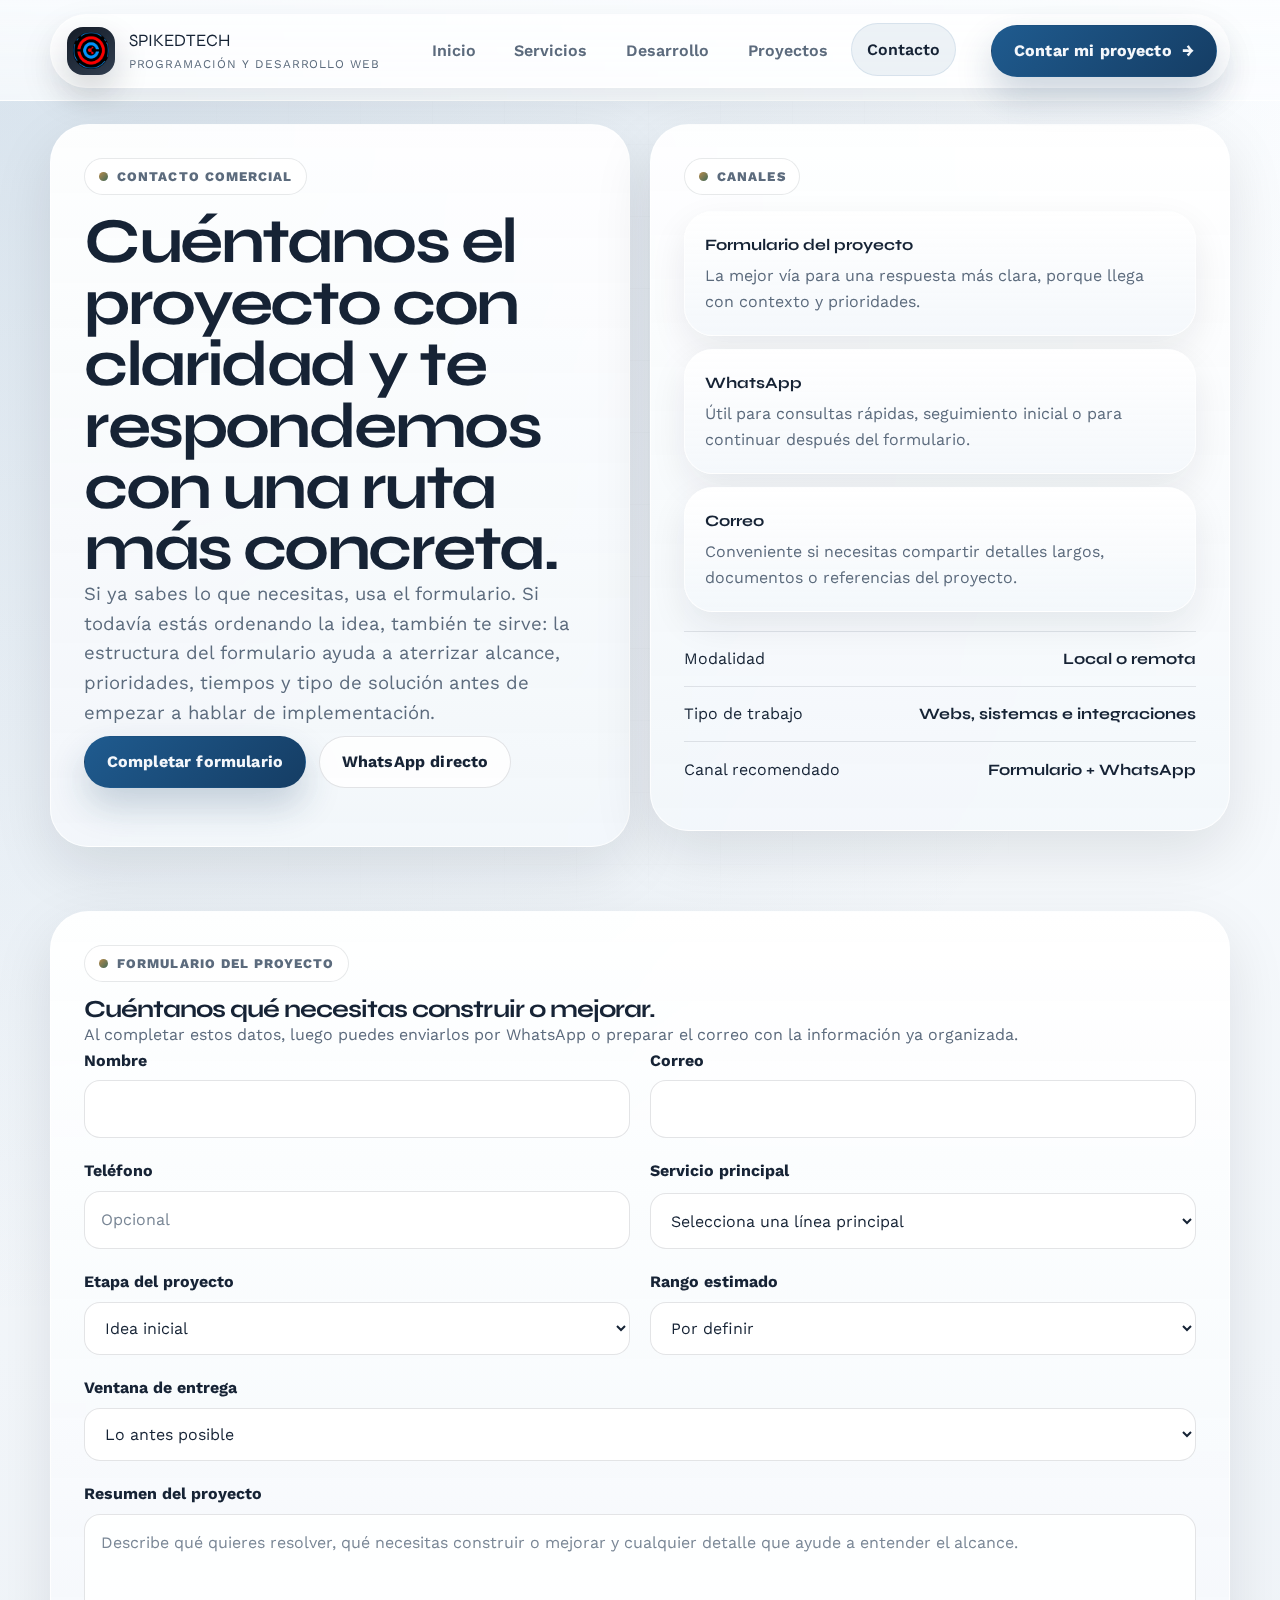
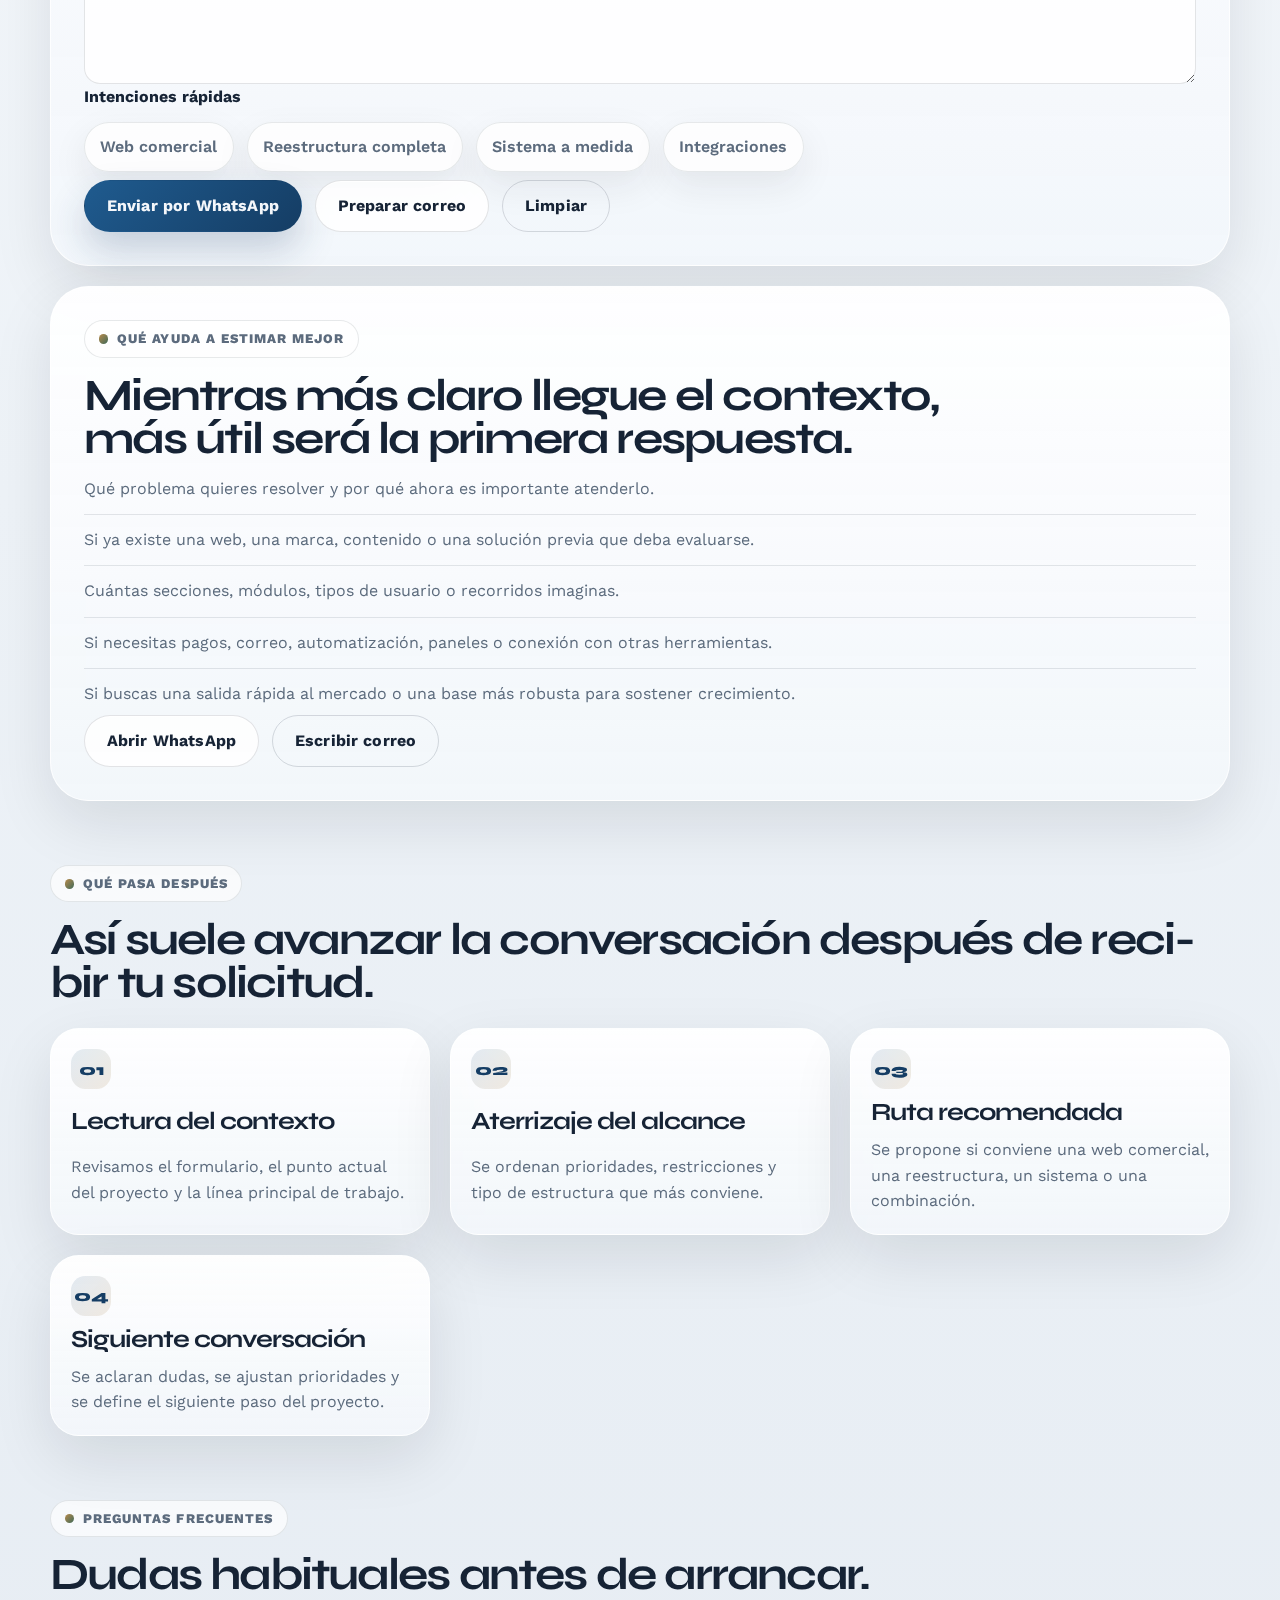
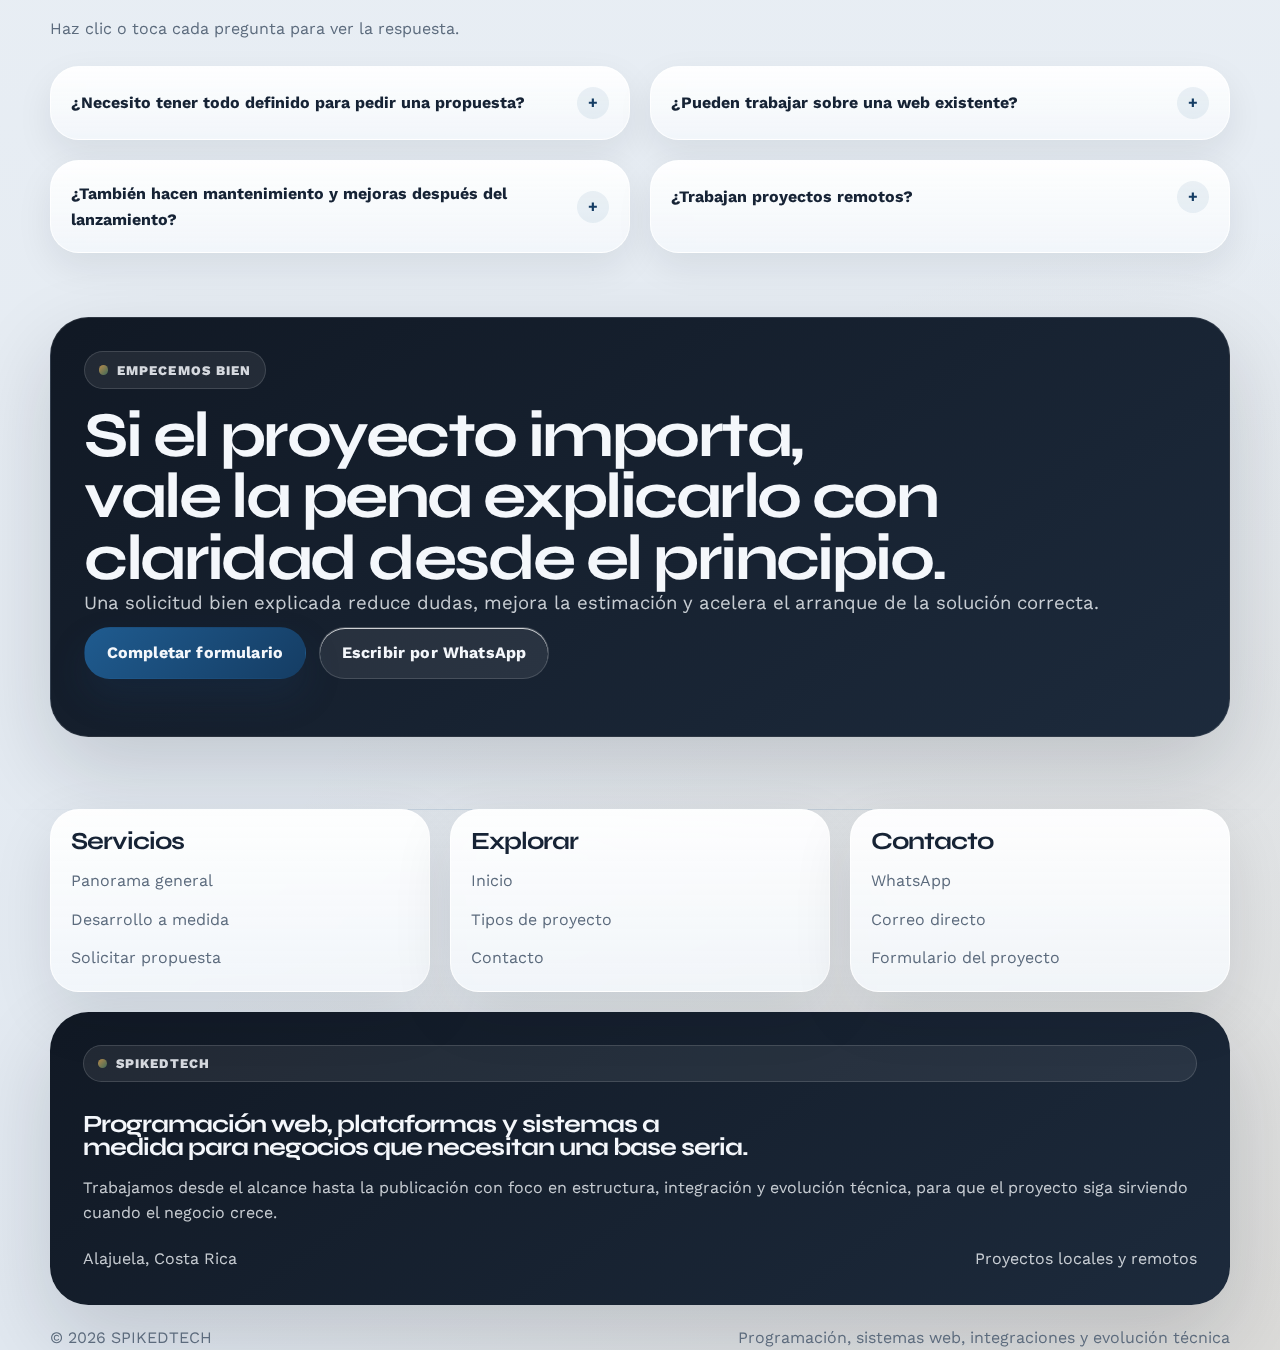
<file: contacto.html>
<!DOCTYPE html>
<html lang="es">
  <head>
    <meta charset="UTF-8" />
    <meta name="viewport" content="width=device-width, initial-scale=1.0" />
    <meta
      name="description"
      content="Contacto SPIKEDTECH: formulario de proyecto, WhatsApp, correo y preguntas frecuentes para contratar servicios de programación y desarrollo web."
    />
    <link rel="preconnect" href="https://fonts.googleapis.com" />
    <link rel="preconnect" href="https://fonts.gstatic.com" crossorigin />
    <link
      href="https://fonts.googleapis.com/css2?family=Syne:wght@400;500;600;700;800&family=Work+Sans:wght@400;500;600;700;800&display=swap"
      rel="stylesheet"
    />
    <link rel="stylesheet" href="css/studio.css" />
    <link rel="icon" type="image/png" href="img/Logospikedtech.jpeg" />
    <title>Contacto Comercial | SPIKEDTECH</title>
  </head>
  <body>
    <header class="site-header">
      <div class="container nav-shell">
        <a class="brand" href="index.html" aria-label="Ir al inicio de SPIKEDTECH">
          <img class="brand-mark" src="img/logoSpikedtechredondo.png" alt="Logo SPIKEDTECH" />
          <span class="brand-copy">
            <span class="brand-name">SPIKEDTECH</span>
            <span class="brand-tag">Programación y desarrollo web</span>
          </span>
        </a>

        <nav class="desktop-nav" aria-label="Navegación principal">
          <a class="nav-link" href="index.html">Inicio</a>
          <a class="nav-link" href="servicios.html">Servicios</a>
          <a class="nav-link" href="desarrollo-web.html">Desarrollo</a>
          <a class="nav-link" href="proyectos.html">Proyectos</a>
          <a class="nav-link" href="contacto.html">Contacto</a>
        </nav>

        <div class="nav-actions">
          <a class="button primary" href="#formulario">
            Contar mi proyecto
            <span class="button-arrow">→</span>
          </a>
        </div>

        <button class="menu-toggle" type="button" aria-label="Abrir menú" data-menu-toggle>
          <span></span>
          <span></span>
          <span></span>
        </button>

        <div class="mobile-menu" data-mobile-menu>
          <nav class="mobile-links" aria-label="Navegación móvil">
            <a class="mobile-link" href="index.html">Inicio</a>
            <a class="mobile-link" href="servicios.html">Servicios</a>
            <a class="mobile-link" href="desarrollo-web.html">Desarrollo</a>
            <a class="mobile-link" href="proyectos.html">Proyectos</a>
            <a class="mobile-link" href="contacto.html">Contacto</a>
          </nav>
          <div class="mobile-cta">
            <a class="button primary" href="#formulario">Abrir formulario</a>
          </div>
        </div>
      </div>
    </header>

    <main>
      <section class="page-hero">
        <div class="container page-layout">
          <article class="panel">
            <span class="eyebrow">Contacto comercial</span>
            <h1 class="page-title">Cuéntanos el proyecto con claridad y te respondemos con una ruta más concreta.</h1>
            <p class="lead">
              Si ya sabes lo que necesitas, usa el formulario. Si todavía estás ordenando la idea,
              también te sirve: la estructura del formulario ayuda a aterrizar alcance, prioridades,
              tiempos y tipo de solución antes de empezar a hablar de implementación.
            </p>
            <div class="hero-actions">
              <a class="button primary" href="#formulario">Completar formulario</a>
              <a class="button secondary" href="https://wa.me/50687394231">WhatsApp directo</a>
            </div>
          </article>

          <aside class="panel">
            <span class="eyebrow">Canales</span>
            <div class="contact-list">
              <div class="contact-line">
                <strong>Formulario del proyecto</strong>
                <span class="copy">La mejor vía para una respuesta más clara, porque llega con contexto y prioridades.</span>
              </div>
              <div class="contact-line">
                <strong>WhatsApp</strong>
                <span class="copy">Útil para consultas rápidas, seguimiento inicial o para continuar después del formulario.</span>
              </div>
              <div class="contact-line">
                <strong>Correo</strong>
                <span class="copy">Conveniente si necesitas compartir detalles largos, documentos o referencias del proyecto.</span>
              </div>
            </div>
            <div class="inline-stat">
              <span>Modalidad</span>
              <strong>Local o remota</strong>
            </div>
            <div class="inline-stat">
              <span>Tipo de trabajo</span>
              <strong>Webs, sistemas e integraciones</strong>
            </div>
            <div class="inline-stat">
              <span>Canal recomendado</span>
              <strong>Formulario + WhatsApp</strong>
            </div>
          </aside>
        </div>
      </section>

      <section id="formulario" class="section">
        <div class="container contact-layout contact-layout-stack">
          <form id="project-form" class="form-panel">
            <span class="eyebrow">Formulario del proyecto</span>
            <h2 class="form-title">Cuéntanos qué necesitas construir o mejorar.</h2>
            <p class="helper-text">
              Al completar estos datos, luego puedes enviarlos por WhatsApp o preparar el correo con la información ya organizada.
            </p>

            <div class="form-grid">
              <div class="field">
                <label for="project-name">Nombre</label>
                <input type="text" id="project-name" name="name" required />
              </div>
              <div class="field">
                <label for="project-email">Correo</label>
                <input type="email" id="project-email" name="email" required />
              </div>
              <div class="field">
                <label for="project-phone">Teléfono</label>
                <input type="tel" id="project-phone" name="phone" placeholder="Opcional" />
              </div>
              <div class="field">
                <label for="project-service">Servicio principal</label>
                <select id="project-service" name="service" required>
                  <option value="">Selecciona una línea principal</option>
                  <option value="Sitio comercial o corporativo">Sitio comercial o corporativo</option>
                  <option value="Sistema a medida">Sistema a medida</option>
                  <option value="Integraciones y automatización">Integraciones y automatización</option>
                  <option value="Reestructura completa">Reestructura completa</option>
                  <option value="Soporte evolutivo">Soporte evolutivo</option>
                </select>
              </div>
              <div class="field">
                <label for="project-stage">Etapa del proyecto</label>
                <select id="project-stage" name="stage">
                  <option value="Idea inicial">Idea inicial</option>
                  <option value="Ya tengo una web y quiero rehacerla">Ya tengo una web y quiero rehacerla</option>
                  <option value="Necesito reemplazar una solución actual">Necesito reemplazar una solución actual</option>
                  <option value="Quiero escalar una base existente">Quiero escalar una base existente</option>
                </select>
              </div>
              <div class="field">
                <label for="project-budget">Rango estimado</label>
                <select id="project-budget" name="budget">
                  <option value="Por definir">Por definir</option>
                  <option value="Proyecto acotado">Proyecto acotado</option>
                  <option value="Proyecto medio">Proyecto medio</option>
                  <option value="Proyecto de mayor alcance">Proyecto de mayor alcance</option>
                </select>
              </div>
              <div class="field full">
                <label for="project-timeline">Ventana de entrega</label>
                <select id="project-timeline" name="timeline">
                  <option value="Lo antes posible">Lo antes posible</option>
                  <option value="Dentro de 2 a 4 semanas">Dentro de 2 a 4 semanas</option>
                  <option value="Dentro de 1 a 2 meses">Dentro de 1 a 2 meses</option>
                  <option value="Sin fecha fija aún">Sin fecha fija aún</option>
                </select>
              </div>
              <div class="field full">
                <label for="project-summary">Resumen del proyecto</label>
                <textarea
                  id="project-summary"
                  name="summary"
                  required
                  placeholder="Describe qué quieres resolver, qué necesitas construir o mejorar y cualquier detalle que ayude a entender el alcance."
                ></textarea>
              </div>
            </div>

            <div class="field full">
              <label>Intenciones rápidas</label>
              <div class="quick-intents">
                <button class="intent-chip" type="button" data-message="Necesito una web comercial clara para presentar mis servicios y captar clientes con mejor estructura.">
                  Web comercial
                </button>
                <button class="intent-chip" type="button" data-message="Quiero reestructurar mi sitio actual porque ya no comunica bien, no convierte o su base técnica se quedó corta.">
                  Reestructura completa
                </button>
                <button class="intent-chip" type="button" data-message="Necesito un sistema o panel con usuarios, formularios, módulos y flujos internos para operar mejor.">
                  Sistema a medida
                </button>
                <button class="intent-chip" type="button" data-message="Necesito integrar mi proyecto con otras herramientas, automatizar pasos o conectar procesos digitales.">
                  Integraciones
                </button>
              </div>
            </div>

            <div class="form-actions">
              <button class="button primary" type="button" id="send-whatsapp">Enviar por WhatsApp</button>
              <button class="button secondary" type="button" id="send-email">Preparar correo</button>
              <button class="button ghost" type="button" id="reset-form">Limpiar</button>
            </div>
          </form>

          <aside class="panel">
            <span class="eyebrow">Qué ayuda a estimar mejor</span>
            <h2 class="section-title">Mientras más claro llegue el contexto, más útil será la primera respuesta.</h2>
            <ul class="clean-list">
              <li>Qué problema quieres resolver y por qué ahora es importante atenderlo.</li>
              <li>Si ya existe una web, una marca, contenido o una solución previa que deba evaluarse.</li>
              <li>Cuántas secciones, módulos, tipos de usuario o recorridos imaginas.</li>
              <li>Si necesitas pagos, correo, automatización, paneles o conexión con otras herramientas.</li>
              <li>Si buscas una salida rápida al mercado o una base más robusta para sostener crecimiento.</li>
            </ul>
            <div class="button-row">
              <a class="button secondary" href="https://wa.me/50687394231">Abrir WhatsApp</a>
              <a class="button ghost" href="mailto:spikedtech19@gmail.com">Escribir correo</a>
            </div>
          </aside>
        </div>
      </section>

      <section class="section">
        <div class="container">
          <div class="section-head">
            <div>
              <span class="eyebrow">Qué pasa después</span>
              <h2 class="section-title">Así suele avanzar la conversación después de recibir tu solicitud.</h2>
            </div>
          </div>

          <div class="process-grid">
            <article class="card process-card">
              <span class="process-number">01</span>
              <h3 class="card-title">Lectura del contexto</h3>
              <p class="card-copy">Revisamos el formulario, el punto actual del proyecto y la línea principal de trabajo.</p>
            </article>
            <article class="card process-card">
              <span class="process-number">02</span>
              <h3 class="card-title">Aterrizaje del alcance</h3>
              <p class="card-copy">Se ordenan prioridades, restricciones y tipo de estructura que más conviene.</p>
            </article>
            <article class="card process-card">
              <span class="process-number">03</span>
              <h3 class="card-title">Ruta recomendada</h3>
              <p class="card-copy">Se propone si conviene una web comercial, una reestructura, un sistema o una combinación.</p>
            </article>
            <article class="card process-card">
              <span class="process-number">04</span>
              <h3 class="card-title">Siguiente conversación</h3>
              <p class="card-copy">Se aclaran dudas, se ajustan prioridades y se define el siguiente paso del proyecto.</p>
            </article>
          </div>
        </div>
      </section>

      <section class="section">
        <div class="container">
          <div class="section-head section-head-stack">
            <div>
              <span class="eyebrow">Preguntas frecuentes</span>
              <h2 class="section-title">Dudas habituales antes de arrancar.</h2>
            </div>
            <p class="section-text faq-hint">Haz clic o toca cada pregunta para ver la respuesta.</p>
          </div>

          <div class="faq-grid">
            <details class="faq-item">
              <summary>¿Necesito tener todo definido para pedir una propuesta?</summary>
              <p>No. Basta con entender qué problema quieres resolver y en qué etapa está el proyecto. El resto se termina de ordenar contigo.</p>
            </details>
            <details class="faq-item">
              <summary>¿Pueden trabajar sobre una web existente?</summary>
              <p>Sí. Podemos reestructurar, rediseñar o evaluar si la base actual conviene aprovecharse parcial o totalmente.</p>
            </details>
            <details class="faq-item">
              <summary>¿También hacen mantenimiento y mejoras después del lanzamiento?</summary>
              <p>Sí. Podemos continuar con soporte evolutivo para nuevas funciones, ajustes visuales, integraciones y mejoras técnicas.</p>
            </details>
            <details class="faq-item">
              <summary>¿Trabajan proyectos remotos?</summary>
              <p>Sí. El proceso está pensado para funcionar tanto con clientes locales como remotos, con seguimiento directo y comunicación digital.</p>
            </details>
          </div>
        </div>
      </section>

      <section class="section">
        <div class="container">
          <article class="panel panel-dark">
            <span class="eyebrow">Empecemos bien</span>
            <h2 class="page-title">Si el proyecto importa, vale la pena explicarlo con claridad desde el principio.</h2>
            <p class="lead">
              Una solicitud bien explicada reduce dudas, mejora la estimación y acelera el arranque de la solución correcta.
            </p>
            <div class="hero-actions">
              <a class="button primary" href="#formulario">Completar formulario</a>
              <a class="button secondary" href="https://wa.me/50687394231">Escribir por WhatsApp</a>
            </div>
          </article>
        </div>
      </section>
    </main>

    <footer class="footer">
      <div class="container footer-layout">
        <section class="footer-primary">
          <span class="eyebrow">SPIKEDTECH</span>
          <h2 class="footer-title">Programación web, plataformas y sistemas a medida para negocios que necesitan una base seria.</h2>
          <p class="footer-copy">
            Trabajamos desde el alcance hasta la publicación con foco en estructura, integración y
            evolución técnica, para que el proyecto siga sirviendo cuando el negocio crece.
          </p>
          <div class="footer-meta">
            <span>Alajuela, Costa Rica</span>
            <span>Proyectos locales y remotos</span>
          </div>
        </section>

        <section class="footer-links-grid">
          <article class="footer-panel">
            <h2 class="footer-title">Servicios</h2>
            <div class="footer-links">
              <a href="servicios.html">Panorama general</a>
              <a href="desarrollo-web.html">Desarrollo a medida</a>
              <a href="contacto.html">Solicitar propuesta</a>
            </div>
          </article>
          <article class="footer-panel">
            <h2 class="footer-title">Explorar</h2>
            <div class="footer-links">
              <a href="index.html">Inicio</a>
              <a href="proyectos.html">Tipos de proyecto</a>
              <a href="contacto.html">Contacto</a>
            </div>
          </article>
          <article class="footer-panel">
            <h2 class="footer-title">Contacto</h2>
            <div class="footer-links">
              <a href="https://wa.me/50687394231">WhatsApp</a>
              <a href="mailto:spikedtech19@gmail.com">Correo directo</a>
              <a href="contacto.html">Formulario del proyecto</a>
            </div>
          </article>
        </section>
      </div>

      <div class="container footer-meta">
        <span>© <span data-year></span> SPIKEDTECH</span>
        <span>Programación, sistemas web, integraciones y evolución técnica</span>
      </div>
    </footer>

    <script src="js/studio.js"></script>
  </body>
</html>
</file>
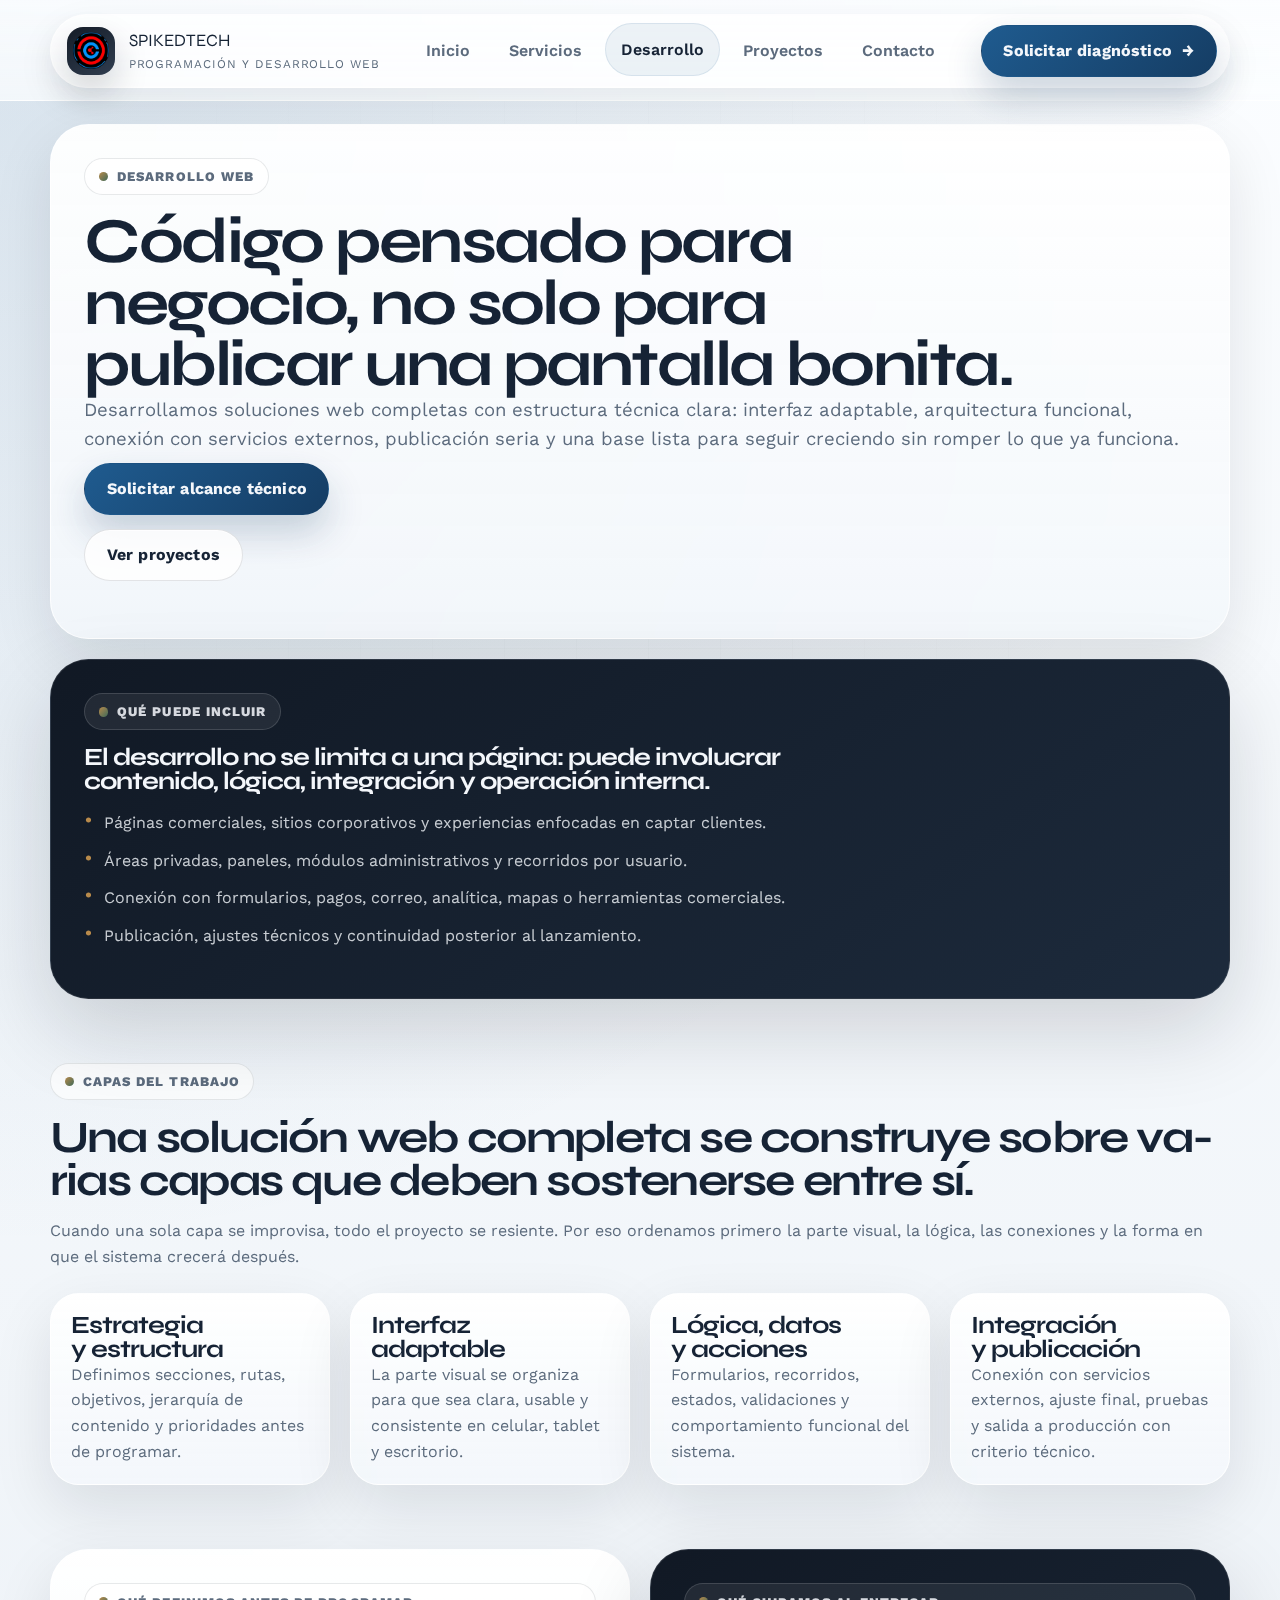
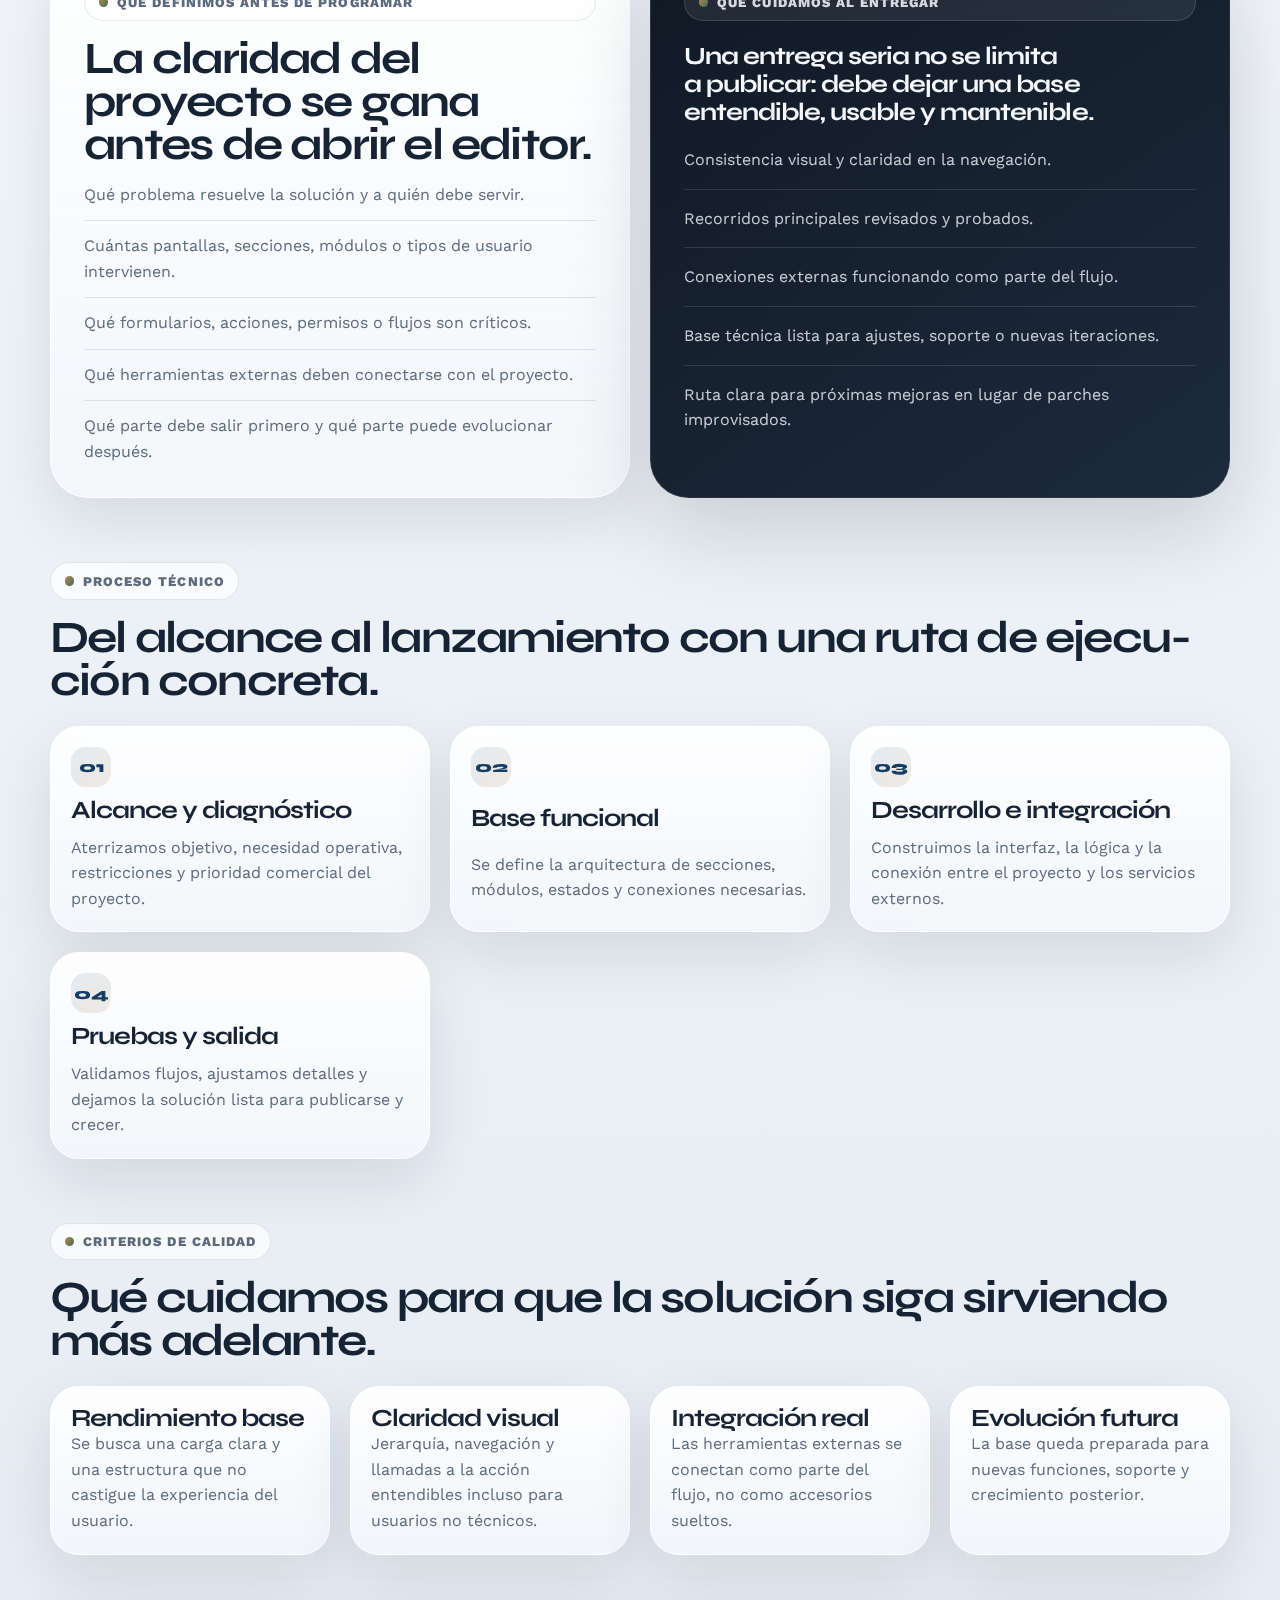
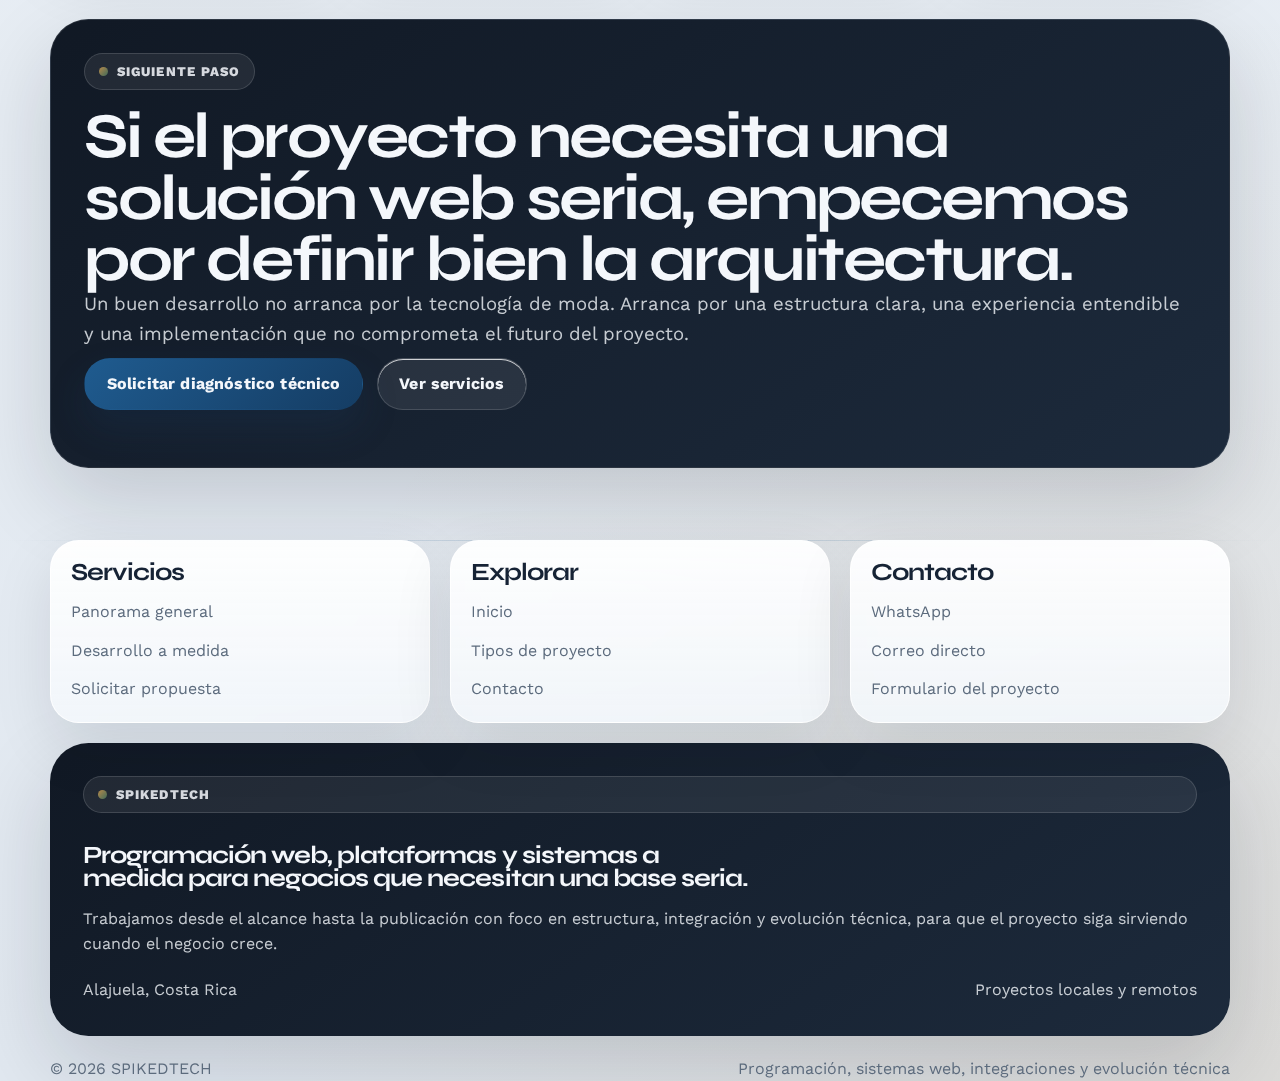
<file: desarrollo-web.html>
<!DOCTYPE html>
<html lang="es">
  <head>
    <meta charset="UTF-8" />
    <meta name="viewport" content="width=device-width, initial-scale=1.0" />
    <meta
      name="description"
      content="Detalle técnico del servicio SPIKEDTECH: arquitectura web, interfaz adaptable, lógica, integraciones, publicación y evolución técnica."
    />
    <link rel="preconnect" href="https://fonts.googleapis.com" />
    <link rel="preconnect" href="https://fonts.gstatic.com" crossorigin />
    <link
      href="https://fonts.googleapis.com/css2?family=Syne:wght@400;500;600;700;800&family=Work+Sans:wght@400;500;600;700;800&display=swap"
      rel="stylesheet"
    />
    <link rel="stylesheet" href="css/studio.css" />
    <link rel="icon" type="image/png" href="img/Logospikedtech.jpeg" />
    <title>Desarrollo Web | SPIKEDTECH</title>
  </head>
  <body>
    <header class="site-header">
      <div class="container nav-shell">
        <a class="brand" href="index.html" aria-label="Ir al inicio de SPIKEDTECH">
          <img class="brand-mark" src="img/logoSpikedtechredondo.png" alt="Logo SPIKEDTECH" />
          <span class="brand-copy">
            <span class="brand-name">SPIKEDTECH</span>
            <span class="brand-tag">Programación y desarrollo web</span>
          </span>
        </a>

        <nav class="desktop-nav" aria-label="Navegación principal">
          <a class="nav-link" href="index.html">Inicio</a>
          <a class="nav-link" href="servicios.html">Servicios</a>
          <a class="nav-link" href="desarrollo-web.html">Desarrollo</a>
          <a class="nav-link" href="proyectos.html">Proyectos</a>
          <a class="nav-link" href="contacto.html">Contacto</a>
        </nav>

        <div class="nav-actions">
          <a class="button primary" href="contacto.html">
            Solicitar diagnóstico
            <span class="button-arrow">→</span>
          </a>
        </div>

        <button class="menu-toggle" type="button" aria-label="Abrir menú" data-menu-toggle>
          <span></span>
          <span></span>
          <span></span>
        </button>

        <div class="mobile-menu" data-mobile-menu>
          <nav class="mobile-links" aria-label="Navegación móvil">
            <a class="mobile-link" href="index.html">Inicio</a>
            <a class="mobile-link" href="servicios.html">Servicios</a>
            <a class="mobile-link" href="desarrollo-web.html">Desarrollo</a>
            <a class="mobile-link" href="proyectos.html">Proyectos</a>
            <a class="mobile-link" href="contacto.html">Contacto</a>
          </nav>
          <div class="mobile-cta">
            <a class="button primary" href="contacto.html">Solicitar diagnóstico</a>
          </div>
        </div>
      </div>
    </header>

    <main>
      <section class="page-hero">
        <div class="container page-layout page-layout-stack">
          <article class="panel">
            <span class="eyebrow">Desarrollo web</span>
            <h1 class="page-title">Código pensado para negocio, no solo para publicar una pantalla bonita.</h1>
            <p class="lead">
              Desarrollamos soluciones web completas con estructura técnica clara: interfaz adaptable,
              arquitectura funcional, conexión con servicios externos, publicación seria y una base lista
              para seguir creciendo sin romper lo que ya funciona.
            </p>
            <div class="hero-actions hero-actions-stack">
              <a class="button primary" href="contacto.html">Solicitar alcance técnico</a>
              <a class="button secondary" href="proyectos.html">Ver proyectos</a>
            </div>
          </article>

          <aside class="panel panel-dark">
            <span class="eyebrow">Qué puede incluir</span>
            <h2 class="quote-title">El desarrollo no se limita a una página: puede involucrar contenido, lógica, integración y operación interna.</h2>
            <ul class="check-list">
              <li>Páginas comerciales, sitios corporativos y experiencias enfocadas en captar clientes.</li>
              <li>Áreas privadas, paneles, módulos administrativos y recorridos por usuario.</li>
              <li>Conexión con formularios, pagos, correo, analítica, mapas o herramientas comerciales.</li>
              <li>Publicación, ajustes técnicos y continuidad posterior al lanzamiento.</li>
            </ul>
          </aside>
        </div>
      </section>

      <section class="section">
        <div class="container">
          <div class="section-head section-head-stack">
            <div>
              <span class="eyebrow">Capas del trabajo</span>
              <h2 class="section-title">Una solución web completa se construye sobre varias capas que deben sostenerse entre sí.</h2>
            </div>
            <p class="section-text">
              Cuando una sola capa se improvisa, todo el proyecto se resiente. Por eso ordenamos primero la
              parte visual, la lógica, las conexiones y la forma en que el sistema crecerá después.
            </p>
          </div>

          <div class="four-grid">
            <article class="card">
              <h3 class="card-title">Estrategia y estructura</h3>
              <p class="card-copy">Definimos secciones, rutas, objetivos, jerarquía de contenido y prioridades antes de programar.</p>
            </article>
            <article class="card">
              <h3 class="card-title">Interfaz adaptable</h3>
              <p class="card-copy">La parte visual se organiza para que sea clara, usable y consistente en celular, tablet y escritorio.</p>
            </article>
            <article class="card">
              <h3 class="card-title">Lógica, datos y acciones</h3>
              <p class="card-copy">Formularios, recorridos, estados, validaciones y comportamiento funcional del sistema.</p>
            </article>
            <article class="card">
              <h3 class="card-title">Integración y publicación</h3>
              <p class="card-copy">Conexión con servicios externos, ajuste final, pruebas y salida a producción con criterio técnico.</p>
            </article>
          </div>
        </div>
      </section>

      <section class="section">
        <div class="container split-layout split-layout-equal development-split-layout">
          <article class="panel">
            <span class="eyebrow">Qué definimos antes de programar</span>
            <h2 class="section-title">La claridad del proyecto se gana antes de abrir el editor.</h2>
            <ul class="clean-list">
              <li>Qué problema resuelve la solución y a quién debe servir.</li>
              <li>Cuántas pantallas, secciones, módulos o tipos de usuario intervienen.</li>
              <li>Qué formularios, acciones, permisos o flujos son críticos.</li>
              <li>Qué herramientas externas deben conectarse con el proyecto.</li>
              <li>Qué parte debe salir primero y qué parte puede evolucionar después.</li>
            </ul>
          </article>

          <aside class="panel panel-dark delivery-panel-spacious">
            <span class="eyebrow">Qué cuidamos al entregar</span>
            <h2 class="quote-title quote-title-relaxed">Una entrega seria no se limita a publicar: debe dejar una base entendible, usable y mantenible.</h2>
            <ul class="clean-list">
              <li>Consistencia visual y claridad en la navegación.</li>
              <li>Recorridos principales revisados y probados.</li>
              <li>Conexiones externas funcionando como parte del flujo.</li>
              <li>Base técnica lista para ajustes, soporte o nuevas iteraciones.</li>
              <li>Ruta clara para próximas mejoras en lugar de parches improvisados.</li>
            </ul>
          </aside>
        </div>
      </section>

      <section class="section">
        <div class="container">
          <div class="section-head">
            <div>
              <span class="eyebrow">Proceso técnico</span>
              <h2 class="section-title">Del alcance al lanzamiento con una ruta de ejecución concreta.</h2>
            </div>
          </div>

          <div class="process-grid">
            <article class="card process-card">
              <span class="process-number">01</span>
              <h3 class="card-title">Alcance y diagnóstico</h3>
              <p class="card-copy">Aterrizamos objetivo, necesidad operativa, restricciones y prioridad comercial del proyecto.</p>
            </article>
            <article class="card process-card">
              <span class="process-number">02</span>
              <h3 class="card-title">Base funcional</h3>
              <p class="card-copy">Se define la arquitectura de secciones, módulos, estados y conexiones necesarias.</p>
            </article>
            <article class="card process-card">
              <span class="process-number">03</span>
              <h3 class="card-title">Desarrollo e integración</h3>
              <p class="card-copy">Construimos la interfaz, la lógica y la conexión entre el proyecto y los servicios externos.</p>
            </article>
            <article class="card process-card">
              <span class="process-number">04</span>
              <h3 class="card-title">Pruebas y salida</h3>
              <p class="card-copy">Validamos flujos, ajustamos detalles y dejamos la solución lista para publicarse y crecer.</p>
            </article>
          </div>
        </div>
      </section>

      <section class="section">
        <div class="container">
          <div class="section-head">
            <div>
              <span class="eyebrow">Criterios de calidad</span>
              <h2 class="section-title">Qué cuidamos para que la solución siga sirviendo más adelante.</h2>
            </div>
          </div>

          <div class="four-grid">
            <article class="card">
              <h3 class="card-title">Rendimiento base</h3>
              <p class="card-copy">Se busca una carga clara y una estructura que no castigue la experiencia del usuario.</p>
            </article>
            <article class="card">
              <h3 class="card-title">Claridad visual</h3>
              <p class="card-copy">Jerarquía, navegación y llamadas a la acción entendibles incluso para usuarios no técnicos.</p>
            </article>
            <article class="card">
              <h3 class="card-title">Integración real</h3>
              <p class="card-copy">Las herramientas externas se conectan como parte del flujo, no como accesorios sueltos.</p>
            </article>
            <article class="card">
              <h3 class="card-title">Evolución futura</h3>
              <p class="card-copy">La base queda preparada para nuevas funciones, soporte y crecimiento posterior.</p>
            </article>
          </div>
        </div>
      </section>

      <section class="section">
        <div class="container">
          <article class="panel panel-dark">
            <span class="eyebrow">Siguiente paso</span>
            <h2 class="page-title">Si el proyecto necesita una solución web seria, empecemos por definir bien la arquitectura.</h2>
            <p class="lead">
              Un buen desarrollo no arranca por la tecnología de moda. Arranca por una estructura clara,
              una experiencia entendible y una implementación que no comprometa el futuro del proyecto.
            </p>
            <div class="hero-actions">
              <a class="button primary" href="contacto.html">Solicitar diagnóstico técnico</a>
              <a class="button secondary" href="servicios.html">Ver servicios</a>
            </div>
          </article>
        </div>
      </section>
    </main>

    <footer class="footer">
      <div class="container footer-layout">
        <section class="footer-primary">
          <span class="eyebrow">SPIKEDTECH</span>
          <h2 class="footer-title">Programación web, plataformas y sistemas a medida para negocios que necesitan una base seria.</h2>
          <p class="footer-copy">
            Trabajamos desde el alcance hasta la publicación con foco en estructura, integración y
            evolución técnica, para que el proyecto siga sirviendo cuando el negocio crece.
          </p>
          <div class="footer-meta">
            <span>Alajuela, Costa Rica</span>
            <span>Proyectos locales y remotos</span>
          </div>
        </section>

        <section class="footer-links-grid">
          <article class="footer-panel">
            <h2 class="footer-title">Servicios</h2>
            <div class="footer-links">
              <a href="servicios.html">Panorama general</a>
              <a href="desarrollo-web.html">Desarrollo a medida</a>
              <a href="contacto.html">Solicitar propuesta</a>
            </div>
          </article>
          <article class="footer-panel">
            <h2 class="footer-title">Explorar</h2>
            <div class="footer-links">
              <a href="index.html">Inicio</a>
              <a href="proyectos.html">Tipos de proyecto</a>
              <a href="contacto.html">Contacto</a>
            </div>
          </article>
          <article class="footer-panel">
            <h2 class="footer-title">Contacto</h2>
            <div class="footer-links">
              <a href="https://wa.me/50687394231" target="_blank" rel="noreferrer">WhatsApp</a>
              <a href="mailto:spikedtech19@gmail.com">Correo directo</a>
              <a href="contacto.html">Formulario del proyecto</a>
            </div>
          </article>
        </section>
      </div>

      <div class="container footer-meta">
        <span>© <span data-year></span> SPIKEDTECH</span>
        <span>Programación, sistemas web, integraciones y evolución técnica</span>
      </div>
    </footer>

    <script src="js/studio.js"></script>
  </body>
</html>
</file>
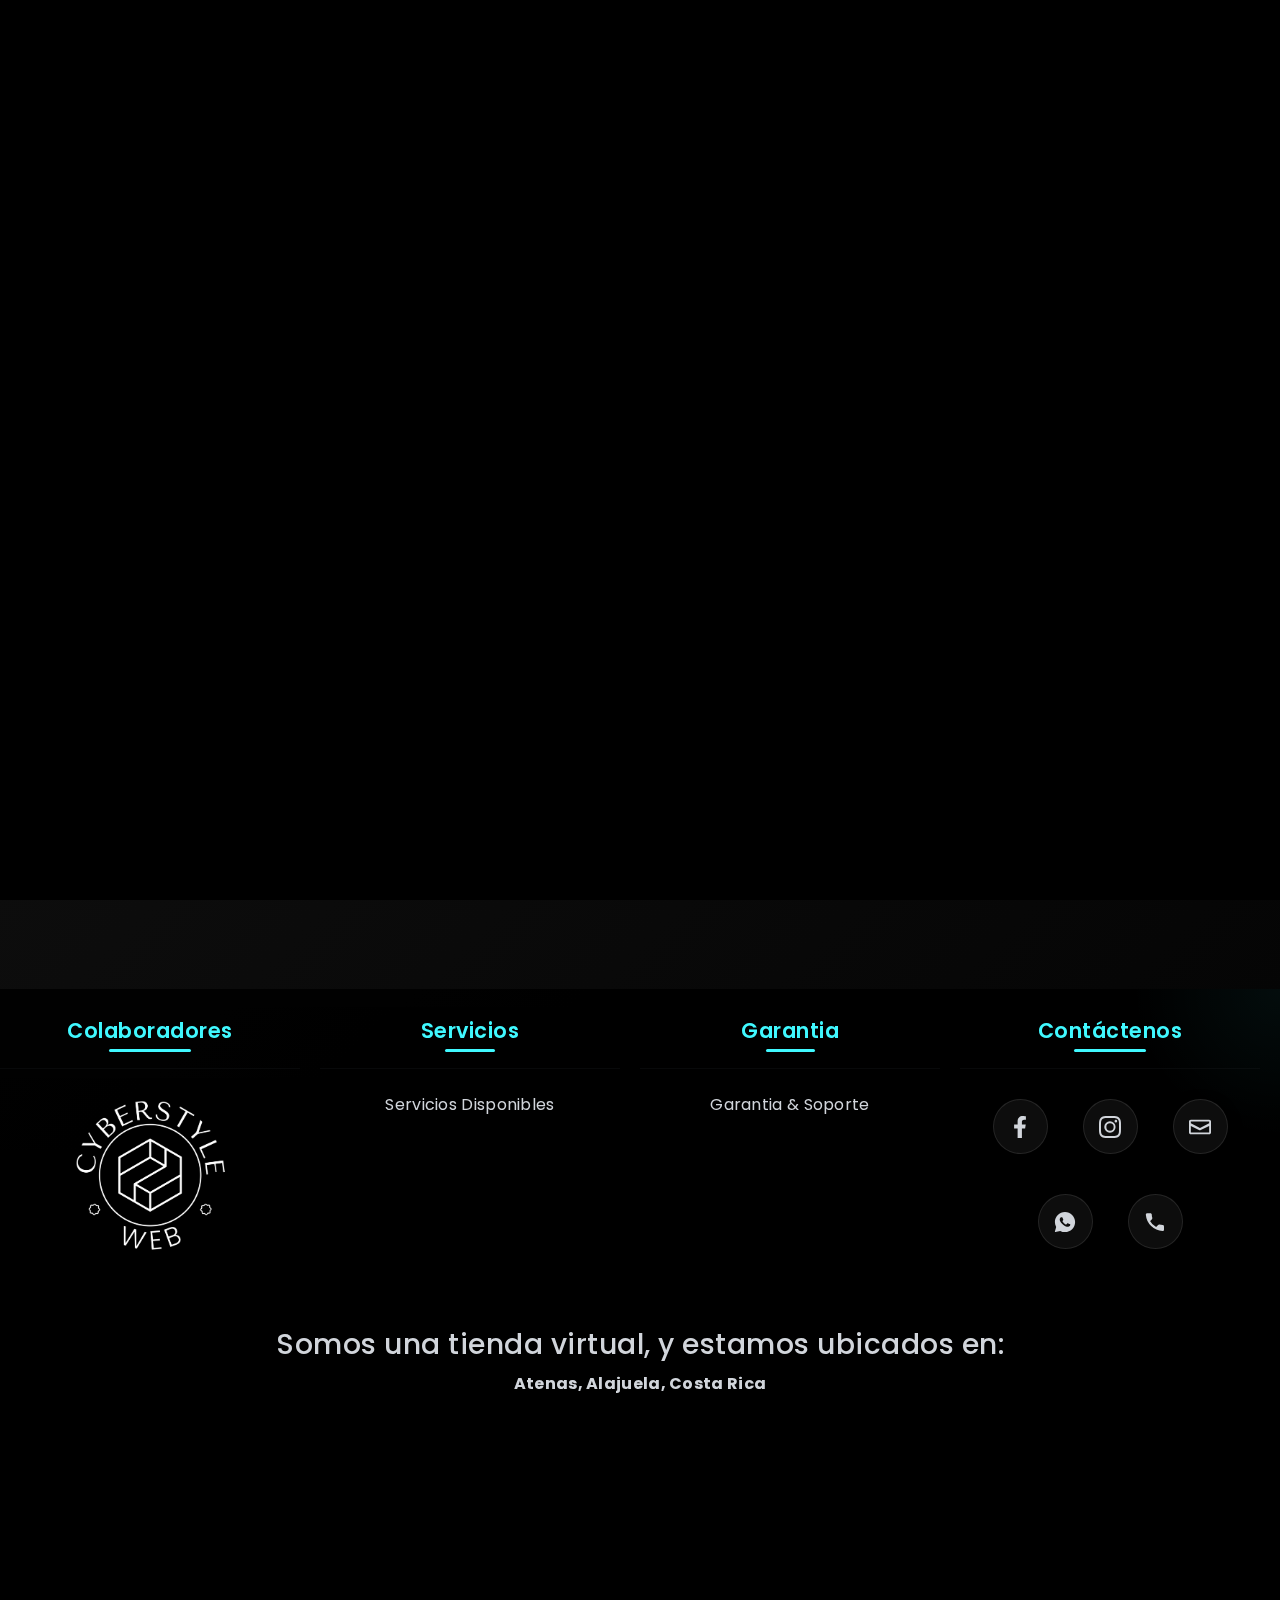
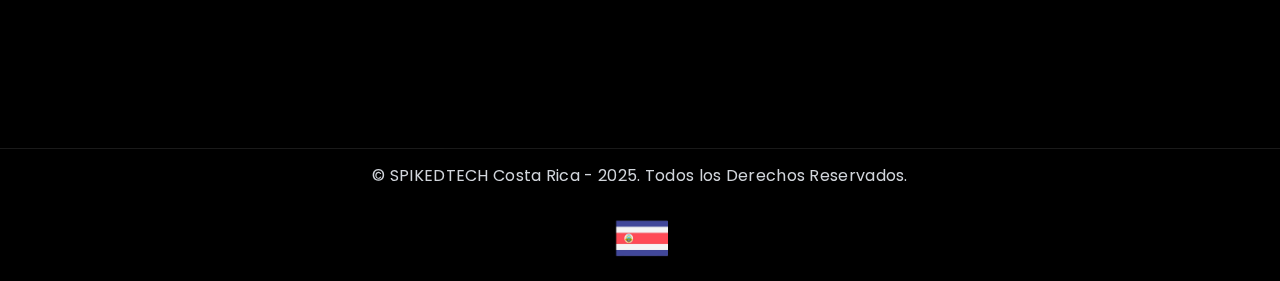
<file: pagina-de-servicios.html>
<!DOCTYPE html>
<html lang="es">
    <head>
        <meta charset="UTF-8">
        <meta name="viewport" content="width=device-width, initial-scale=1.0">
        <link rel="stylesheet" href="css/servicios.css">
        <link rel="stylesheet" href="https://cdn.jsdelivr.net/npm/bootstrap@5.3.3/dist/css/bootstrap.min.css">
        <link rel="icon" type="image/png" href="img/Logospikedtech.jpeg">
        <title>SERVICIO DE SPKIEDTECH</title>
    </head>
    <body>
        <header>
            <nav class="navbar">
                <span class="hamburger-btn material-symbols-rounded"><a class="servi" href="soporte-garantia.html" rel="noopener noreferrer">Soporte</a></span>
                <a href="index.html" class="logo">
                    <img src="img/logoSpikedtechredondo.png" alt="logo" />
                    <h2 class="nav-title">SPIKEDTECH</h2>
                </a>
                <ul class="links">
                    <span class="close-btn material-symbols-rounded">close</span>
                    <li><a href="index.html">Inicio</a></li>
                    <li><a href="soporte-garantia.html">Soporte</a></li>
                </ul>
            </nav>
        </header>
        <div class="loading-screen">
        </div>
        <section class="container main title">
            <h1 class="title-h1">Servicios Disponibles</h1>
            <div class="row cards-container">
                <div class="col-sm-6 mb-3">
                    <div class="card card-custom">
                        <div class="card-body">
                            <h5 class="card-title">Tecnología</h5>
                            <p class="card-text">
                                Brindamos soluciones tecnológicas personalizadas, desde la asesoría inicial hasta la implementación y soporte continuo, abarcando áreas como redes, seguridad y automatización del hogar.
                            </p>
                            <a href="servicio-de-tecnologia.html" class="btn btn-primary">Ver más...</a>
                        </div>
                    </div>
                </div>
                <div class="col-sm-6 mb-3">
                    <div class="card card-custom">
                        <div class="card-body">
                            <h5 class="card-title">Servicios De Logística</h5>
                            <p class="card-text">Nos encargamos de gestionar la importación de su paquete a través de plataformas oficiales y reconocidas, garantizando un envío seguro y confiable.</p>
                            <a href="servicio-de-logistica.html" class="btn btn-primary">Ver plataformas</a>
                        </div>
                    </div>
                </div>
                <div class="col-sm-6 mb-3">
                    <div class="card card-custom">
                        <div class="card-body">
                            <h5 class="card-title">Diseño Gráfico</h5>
                            <p class="card-text">Diseño gráfico integral para todas tus necesidades. Elaboramos logotipos, folletos, infografías y más, adaptando el diseño a cada plataforma. Transforma tu marca en una experiencia visual única.</p>
                            <a href="servicio-de-diseño-grafico.html" class="btn btn-primary">Ver Categorias</a>
                        </div>
                    </div>
                </div>
                <div class="col-sm-6 mb-3">
                    <div class="card card-custom">
                        <div class="card-body">
                            <h5 class="card-title">Productos Disponibles</h5>
                            <p class="card-text">Productos disponibles para entrega inmediata.</p>
                            <a href="articulos-disponibles.html" class="btn btn-primary">Ver Productos</a>
                        </div>
                    </div>
                </div>
            </div>
        </section>
        <footer class="bgfooter" id="footer">
            <div class="footer-container">
                <div class="info-column">
                    <h4 class="abajo">Colaboradores</h4>
                    <hr>
                        <div class="center1">
                            <img class="imglogocolaborador" src="img/LogoCSW.png" alt="Logo" />
                        </div>
                </div>
                <div class="services-column">
                    <h4 class="abajo">Servicios</h4>
                    <hr>
                        <div class="center1">
                            <a href="pagina-de-servicios.html" rel="noopener noreferrer">Servicios Disponibles</a>
                        </div>
                </div>
                <div class="services-column">
                    <h4 class="abajo">Garantia</h4>
                    <hr>
                        <div class="center1">
                            <a href="soporte-garantia.html" rel="noopener noreferrer">Garantia & Soporte</a>
                        </div>
                </div>
                <div class="services-column">
                    <h4 class="abajo">Contáctenos</h4>
                    <hr>
                    <div class="wrapper">
                        <a href="https://www.facebook.com/share/14UfJH6s7Y/">
                            <li class="icon facebook">
                                <span class="tooltip">Facebook</span>
                                <svg viewBox="0 0 320 512" height="1.2em" fill="black" xmlns="http://www.w3.org/2000/svg">
                                    <path d="M279.14 288l14.22-92.66h-88.91v-60.13c0-25.35 12.42-50.06 52.24-50.06h40.42V6.26S260.43 0 225.36 0c-73.22 0-121.08 44.38-121.08 124.72v70.62H22.89V288h81.39v224h100.17V288z"></path>
                                </svg>
                            </li>
                        </a>
                        <a href="https://www.instagram.com/spikedtech19?igsh=Y2c1eHV0aWU3dmRp">
                            <li class="icon instagram">
                                <span class="tooltip">Instagram</span>
                                <svg xmlns="http://www.w3.org/2000/svg" height="1.2em" fill="black" class="bi bi-instagram" viewBox="0 0 16 16">
                                    <path d="M8 0C5.829 0 5.556.01 4.703.048 3.85.088 3.269.222 2.76.42a3.917 3.917 0 0 0-1.417.923A3.927 3.927 0 0 0 .42 2.76C.222 3.268.087 3.85.048 4.7.01 5.555 0 5.827 0 8.001c0 2.172.01 2.444.048 3.297.04.852.174 1.433.372 1.942.205.526.478.972.923 1.417.444.445.89.719 1.416.923.51.198 1.09.333 1.942.372C5.555 15.99 5.827 16 8 16s2.444-.01 3.298-.048c.851-.04 1.434-.174 1.943-.372a3.916 3.916 0 0 0 1.416-.923c.445-.445.718-.891.923-1.417.197-.509.332-1.09.372-1.942C15.99 10.445 16 10.173 16 8s-.01-2.445-.048-3.299c-.04-.851-.175-1.433-.372-1.941a3.926 3.926 0 0 0-.923-1.417A3.911 3.911 0 0 0 13.24.42c-.51-.198-1.092-.333-1.943-.372C10.443.01 10.172 0 7.998 0h.003zm-.717 1.442h.718c2.136 0 2.389.007 3.232.046.78.035 1.204.166 1.486.275.373.145.64.319.92.599.28.28.453.546.598.92.11.281.24.705.275 1.485.039.843.047 1.096.047 3.231s-.008 2.389-.047 3.232c-.035.78-.166 1.203-.275 1.485a2.47 2.47 0 0 1-.599.919c-.28.28-.546.453-.92.598-.28.11-.704.24-1.485.276-.843.038-1.096.047-3.232.047s-2.39-.009-3.233-.047c-.78-.036-1.203-.166-1.485-.276a2.478 2.478 0 0 1-.92-.598 2.48 2.48 0 0 1-.6-.92c-.109-.281-.24-.705-.275-1.485-.038-.843-.046-1.096-.046-3.233 0-2.136.008-2.388.046-3.231.036-.78.166-1.204.276-1.486.145-.373.319-.64.599-.92.28-.28.546-.453.92-.598.282-.11.705-.24 1.485-.276.738-.034 1.024-.044 2.515-.045v.002zm4.988 1.328a.96.96 0 1 0 0 1.92.96.96 0 0 0 0-1.92zm-4.27 1.122a4.109 4.109 0 1 0 0 8.217 4.109 4.109 0 0 0 0-8.217zm0 1.441a2.667 2.667 0 1 1 0 5.334 2.667 2.667 0 0 1 0-5.334z"></path>
                                </svg>
                            </li>
                        </a>
                        <li class="icon email">
                            <a href="mailto:spikedtech19@gmail.com">
                                <span class="tooltip">Email</span>
                                <svg xmlns="http://www.w3.org/2000/svg" fill="black" height="1.6em" viewBox="0 0 24 24">
                                    <path d="M2 4c-1.1 0-2 .9-2 2v12c0 1.1.9 2 2 2h20c1.1 0 2-.9 2-2V6c0-1.1-.9-2-2-2H2zm0 2h20v2l-10 5L2 8V6zm0 4.8 8.8 4.4c.6.3 1.4.3 2 0L22 10.8V18H2v-7.2z"></path>
                                </svg>
                            </a>
                        </li>
                    </div>
                    <div class="wrapper">
                        <a href="https://wa.me/+50663868608" target="_blank">
                            <li class="icon whatsapp">
                                <span class="tooltip">WhatsApp</span>
                                <svg xmlns="http://www.w3.org/2000/svg" height=".8em" fill="black" viewBox="0 0 50 50">
                                    <path d="M25,2C12.318,2,2,12.318,2,25c0,3.96,1.023,7.854,2.963,11.29L2.037,46.73c-0.096,0.343-0.003,0.711,0.245,0.966 C2.473,47.893,2.733,48,3,48c0.08,0,0.161-0.01,0.24-0.029l10.896-2.699C17.463,47.058,21.21,48,25,48c12.682,0,23-10.318,23-23 S37.682,2,25,2z M36.57,33.116c-0.492,1.362-2.852,2.605-3.986,2.772c-1.018,0.149-2.306,0.213-3.72-0.231 c-0.857-0.27-1.957-0.628-3.366-1.229c-5.923-2.526-9.791-8.415-10.087-8.804C15.116,25.235,13,22.463,13,19.594 s1.525-4.28,2.067-4.864c0.542-0.584,1.181-0.73,1.575-0.73s0.787,0.005,1.132,0.021c0.363,0.018,0.85-0.137,1.329,1.001 c0.492,1.168,1.673,4.037,1.819,4.33c0.148,0.292,0.246,0.633,0.05,1.022c-0.196,0.389-0.294,0.632-0.59,0.973 s-0.62,0.76-0.886,1.022c-0.296,0.291-0.603,0.606-0.259,1.19c0.344,0.584,1.529,2.493,3.285,4.039 c2.255,1.986,4.158,2.602,4.748,2.894c0.59,0.292,0.935,0.243,1.279-0.146c0.344-0.39,1.476-1.703,1.869-2.286 s0.787-0.487,1.329-0.292c0.542,0.194,3.445,1.604,4.035,1.896c0.59,0.292,0.984,0.438,1.132,0.681 C37.062,30.587,37.062,31.755,36.57,33.116z"></path>
                                </svg>
                            </li>
                        </a>
                        <li class="icon phone">
                            <a href="tel:+50663868608">
                                <span class="tooltip">Llamar</span>
                                <svg xmlns="http://www.w3.org/2000/svg" fill="black" height="1.6em" viewBox="0 0 24 24">
                                    <path d="M6.62 10.79a15.52 15.52 0 006.59 6.59l2.2-2.2a1.5 1.5 0 011.5-.36c1.06.35 2.2.54 3.4.54a1.5 1.5 0 011.5 1.5v3.5c0 .83-.67 1.5-1.5 1.5A19.5 19.5 0 012 4c0-.83.67-1.5 1.5-1.5h3.5c.83 0 1.5.67 1.5 1.5 0 1.2.2 2.34.54 3.4.14.51.03 1.07-.36 1.5l-2.2 2.2z"></path>
                                </svg>
                            </a>
                        </li>
                    </div>
                </div>
            </div>
            <div class="div-footer">
                <h3 class="text-footer">Somos una tienda virtual, y estamos ubicados en: </h3>
                <p class="text-footer"><strong>Atenas, Alajuela, Costa Rica</strong></p>
                <div class="maps-center">
                    <iframe src="https://www.google.com/maps/embed?pb=!1m18!1m12!1m3!1d28407.47553848057!2d-84.43981413842558!3d9.986062719641719!2m3!1f0!2f0!3f0!3m2!1i1024!2i768!4f13.1!3m3!1m2!1s0x8fa05119604dc297%3A0xaf69ee57a14c8979!2sAlajuela%20Province%2C%20Atenas!5e1!3m2!1sen!2scr!4v1733013555594!5m2!1sen!2scr"
                        width="400" height="300" style="border:0;" allowfullscreen="" loading="lazy" referrerpolicy="no-referrer-when-downgrade"></iframe>
                </div>
            </div>
            <div class="copyright">© SPIKEDTECH Costa Rica - 2025. Todos los Derechos Reservados.</div>
            <div class="div-bandera"><img class="bandera" src="img/file.png" alt=""></div>
        </footer>
        <script src="https://cdn.jsdelivr.net/npm/bootstrap@5.3.3/dist/js/bootstrap.bundle.min.js"></script>
        <script src="js/loading-servicios.js"></script>
        <script src="js/animation.js"></script>
        <script src="js/nav.js"></script>
    </body>
</html>
</file>
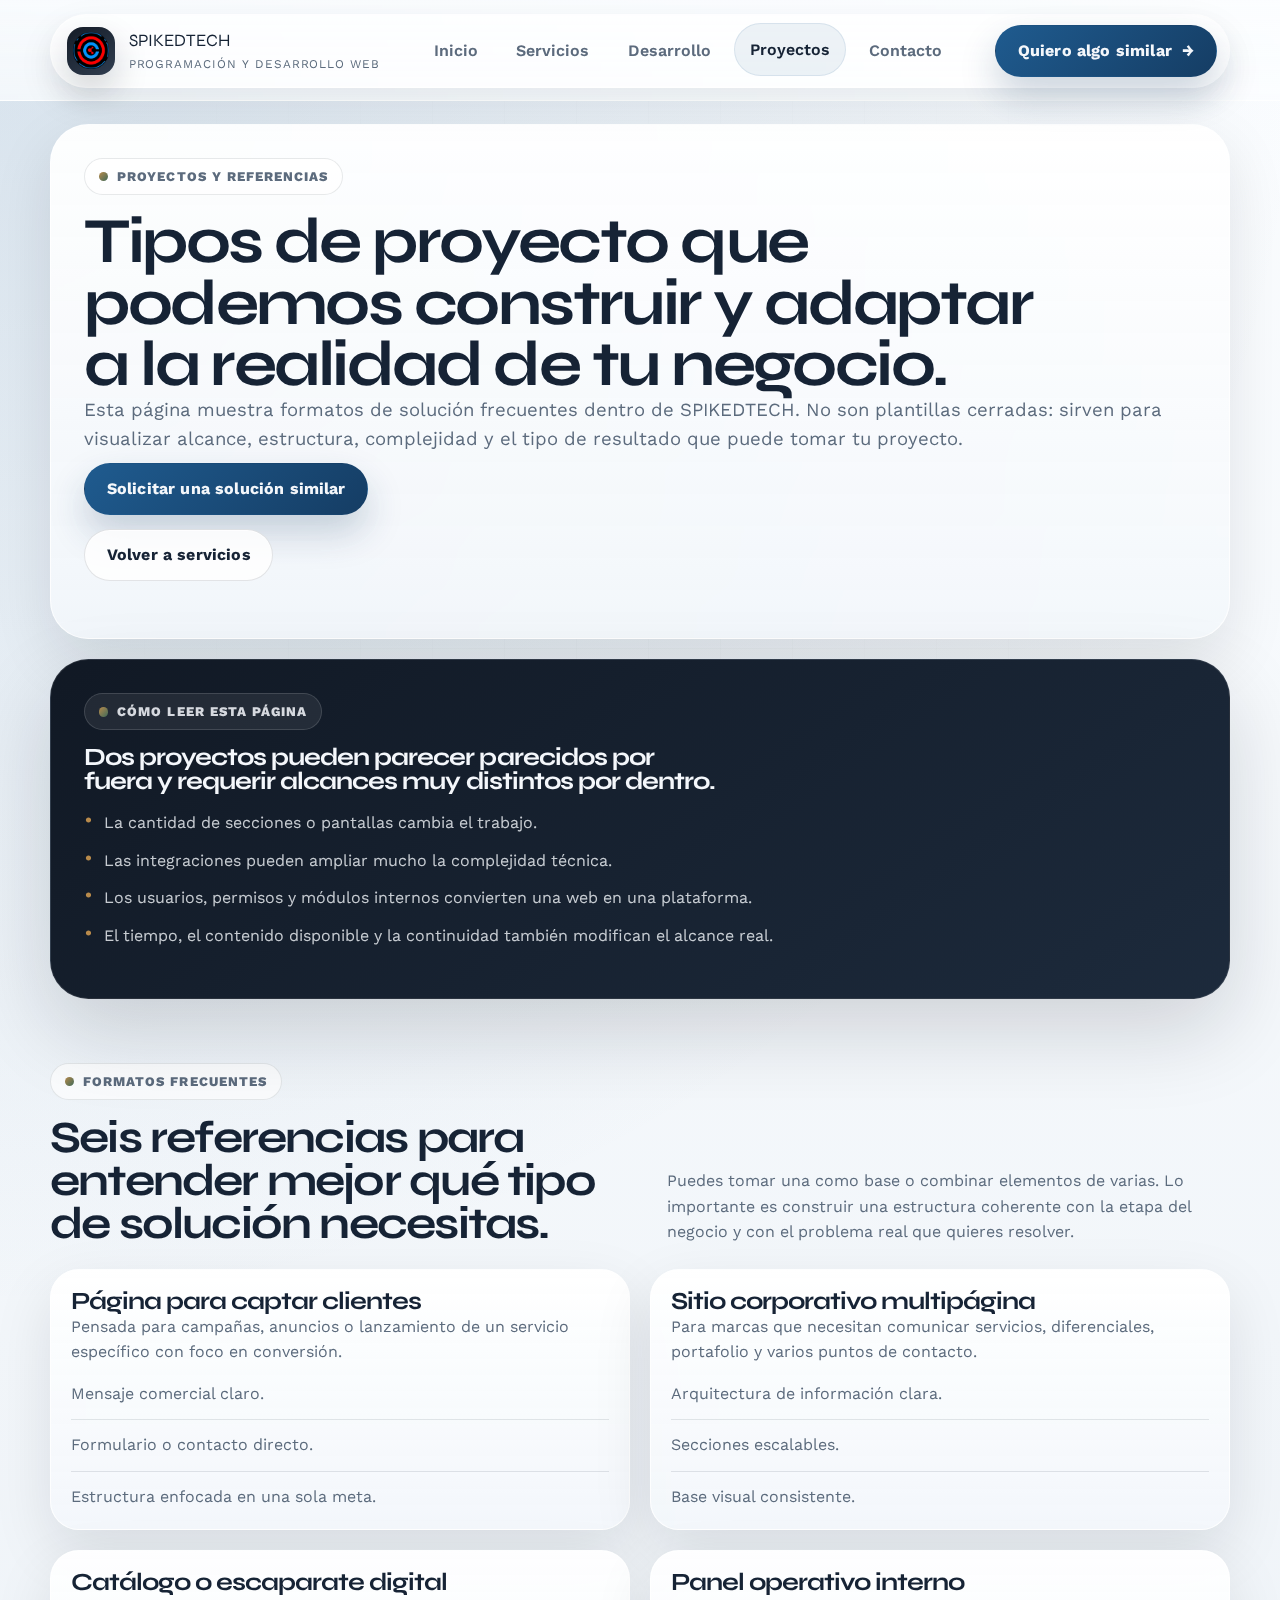
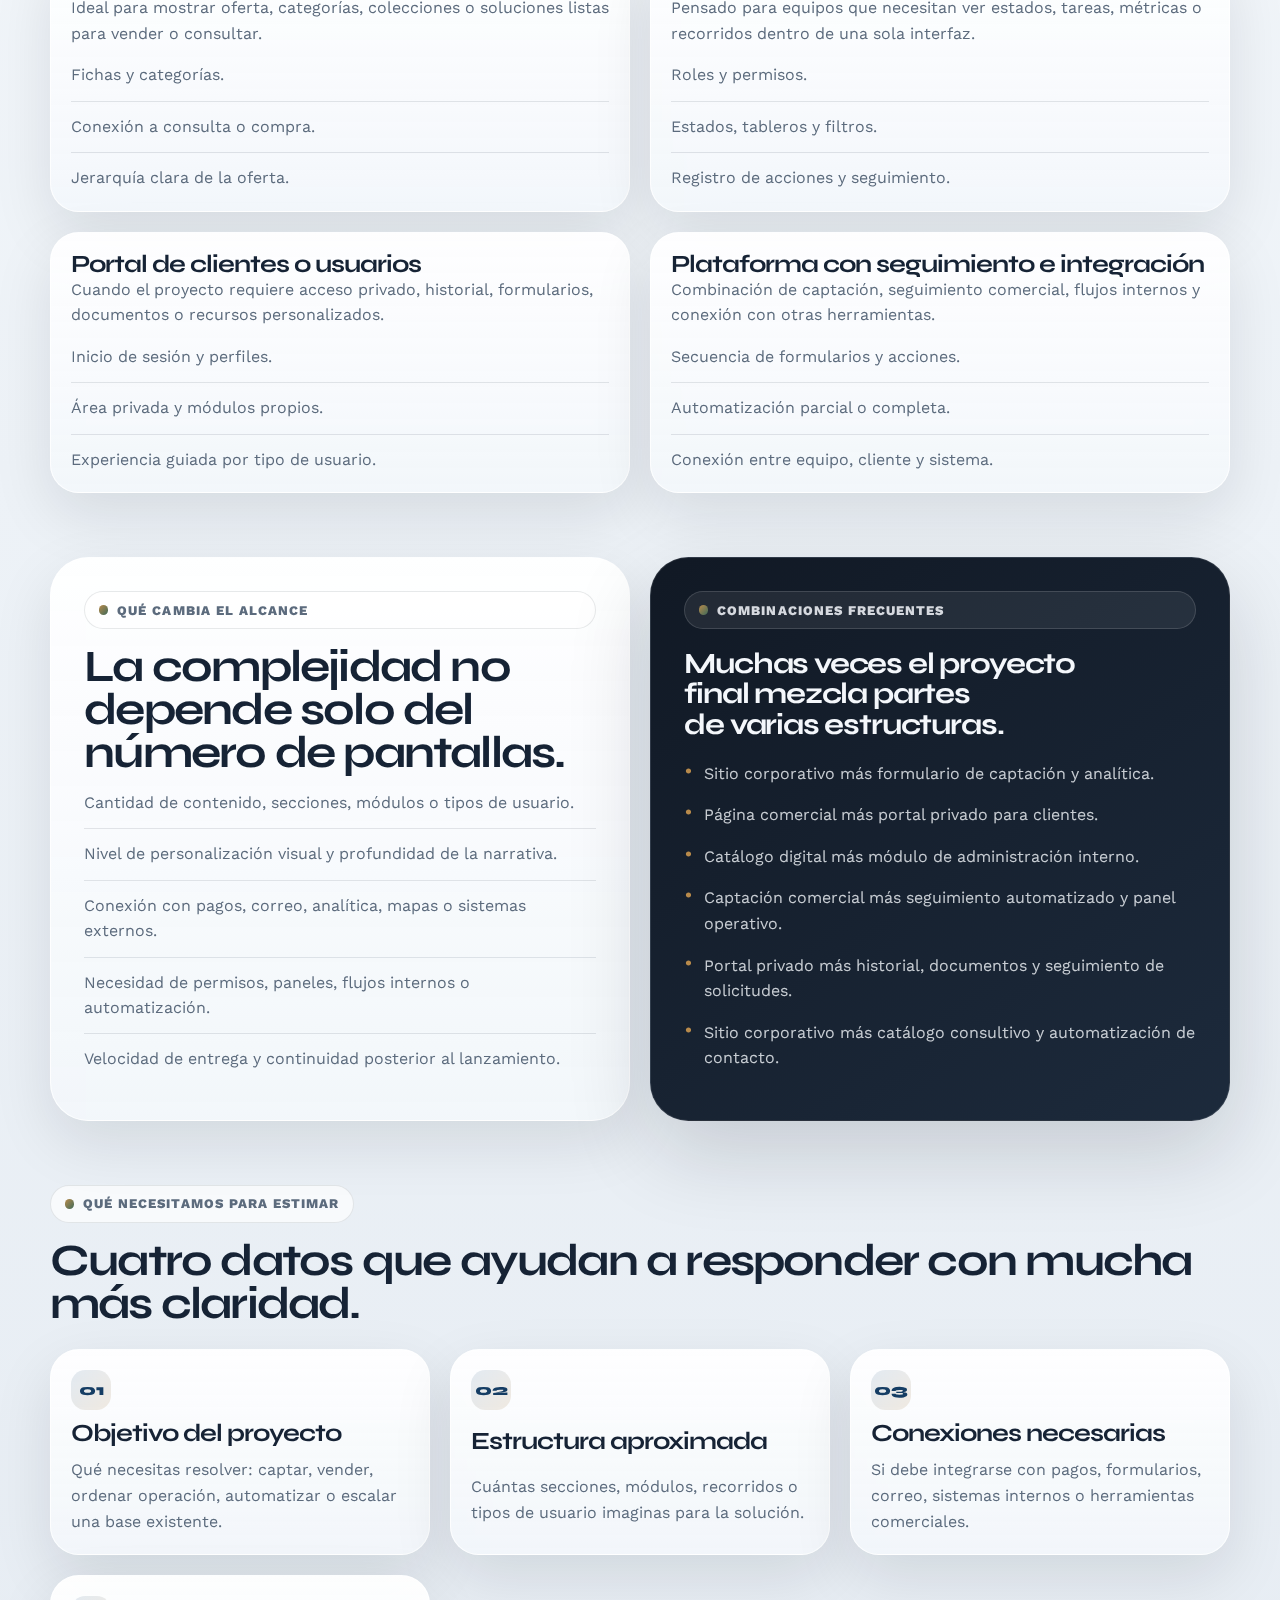
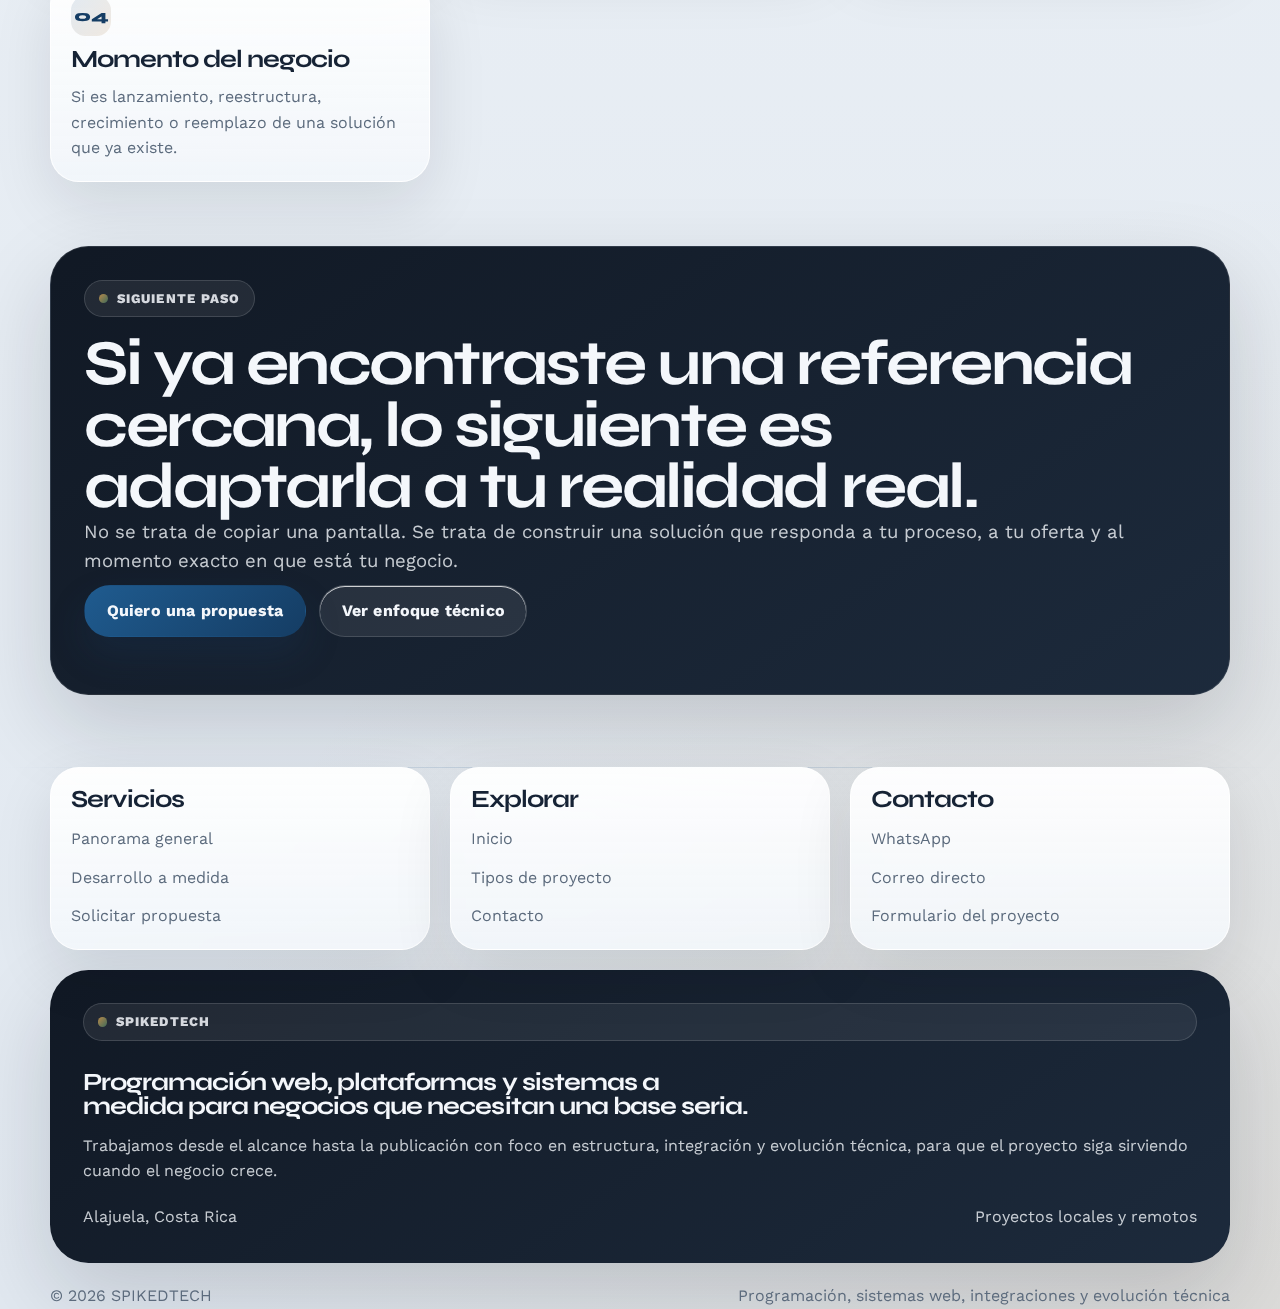
<file: proyectos.html>
<!DOCTYPE html>
<html lang="es">
  <head>
    <meta charset="UTF-8" />
    <meta name="viewport" content="width=device-width, initial-scale=1.0" />
    <meta
      name="description"
      content="Tipos de proyecto SPIKEDTECH: páginas de captación, sitios corporativos, catálogos, paneles internos, portales y plataformas con automatización."
    />
    <link rel="preconnect" href="https://fonts.googleapis.com" />
    <link rel="preconnect" href="https://fonts.gstatic.com" crossorigin />
    <link
      href="https://fonts.googleapis.com/css2?family=Syne:wght@400;500;600;700;800&family=Work+Sans:wght@400;500;600;700;800&display=swap"
      rel="stylesheet"
    />
    <link rel="stylesheet" href="css/studio.css" />
    <link rel="icon" type="image/png" href="img/Logospikedtech.jpeg" />
    <title>Proyectos | SPIKEDTECH</title>
  </head>
  <body>
    <header class="site-header">
      <div class="container nav-shell">
        <a class="brand" href="index.html" aria-label="Ir al inicio de SPIKEDTECH">
          <img class="brand-mark" src="img/logoSpikedtechredondo.png" alt="Logo SPIKEDTECH" />
          <span class="brand-copy">
            <span class="brand-name">SPIKEDTECH</span>
            <span class="brand-tag">Programación y desarrollo web</span>
          </span>
        </a>

        <nav class="desktop-nav" aria-label="Navegación principal">
          <a class="nav-link" href="index.html">Inicio</a>
          <a class="nav-link" href="servicios.html">Servicios</a>
          <a class="nav-link" href="desarrollo-web.html">Desarrollo</a>
          <a class="nav-link" href="proyectos.html">Proyectos</a>
          <a class="nav-link" href="contacto.html">Contacto</a>
        </nav>

        <div class="nav-actions">
          <a class="button primary" href="contacto.html">
            Quiero algo similar
            <span class="button-arrow">→</span>
          </a>
        </div>

        <button class="menu-toggle" type="button" aria-label="Abrir menú" data-menu-toggle>
          <span></span>
          <span></span>
          <span></span>
        </button>

        <div class="mobile-menu" data-mobile-menu>
          <nav class="mobile-links" aria-label="Navegación móvil">
            <a class="mobile-link" href="index.html">Inicio</a>
            <a class="mobile-link" href="servicios.html">Servicios</a>
            <a class="mobile-link" href="desarrollo-web.html">Desarrollo</a>
            <a class="mobile-link" href="proyectos.html">Proyectos</a>
            <a class="mobile-link" href="contacto.html">Contacto</a>
          </nav>
          <div class="mobile-cta">
            <a class="button primary" href="contacto.html">Quiero algo similar</a>
          </div>
        </div>
      </div>
    </header>

    <main>
      <section class="page-hero">
        <div class="container page-layout page-layout-stack">
          <article class="panel">
            <span class="eyebrow">Proyectos y referencias</span>
            <h1 class="page-title">Tipos de proyecto que podemos construir y adaptar a la realidad de tu negocio.</h1>
            <p class="lead">
              Esta página muestra formatos de solución frecuentes dentro de SPIKEDTECH. No son plantillas
              cerradas: sirven para visualizar alcance, estructura, complejidad y el tipo de resultado que puede tomar tu proyecto.
            </p>
            <div class="hero-actions hero-actions-stack">
              <a class="button primary" href="contacto.html">Solicitar una solución similar</a>
              <a class="button secondary" href="servicios.html">Volver a servicios</a>
            </div>
          </article>

          <aside class="panel panel-dark">
            <span class="eyebrow">Cómo leer esta página</span>
            <h2 class="quote-title">Dos proyectos pueden parecer parecidos por fuera y requerir alcances muy distintos por dentro.</h2>
            <ul class="check-list">
              <li>La cantidad de secciones o pantallas cambia el trabajo.</li>
              <li>Las integraciones pueden ampliar mucho la complejidad técnica.</li>
              <li>Los usuarios, permisos y módulos internos convierten una web en una plataforma.</li>
              <li>El tiempo, el contenido disponible y la continuidad también modifican el alcance real.</li>
            </ul>
          </aside>
        </div>
      </section>

      <section class="section">
        <div class="container">
          <div class="section-head">
            <div>
              <span class="eyebrow">Formatos frecuentes</span>
              <h2 class="section-title">Seis referencias para entender mejor qué tipo de solución necesitas.</h2>
            </div>
            <p class="section-text">
              Puedes tomar una como base o combinar elementos de varias. Lo importante es construir una estructura coherente con la etapa del negocio y con el problema real que quieres resolver.
            </p>
          </div>

          <div class="case-grid project-case-grid">
            <article class="case-card">
              <h3 class="card-title">Página para captar clientes</h3>
              <p class="card-copy">Pensada para campañas, anuncios o lanzamiento de un servicio específico con foco en conversión.</p>
              <ul class="clean-list">
                <li>Mensaje comercial claro.</li>
                <li>Formulario o contacto directo.</li>
                <li>Estructura enfocada en una sola meta.</li>
              </ul>
            </article>
            <article class="case-card">
              <h3 class="card-title">Sitio corporativo multipágina</h3>
              <p class="card-copy">Para marcas que necesitan comunicar servicios, diferenciales, portafolio y varios puntos de contacto.</p>
              <ul class="clean-list">
                <li>Arquitectura de información clara.</li>
                <li>Secciones escalables.</li>
                <li>Base visual consistente.</li>
              </ul>
            </article>
            <article class="case-card">
              <h3 class="card-title">Catálogo o escaparate digital</h3>
              <p class="card-copy">Ideal para mostrar oferta, categorías, colecciones o soluciones listas para vender o consultar.</p>
              <ul class="clean-list">
                <li>Fichas y categorías.</li>
                <li>Conexión a consulta o compra.</li>
                <li>Jerarquía clara de la oferta.</li>
              </ul>
            </article>
            <article class="case-card">
              <h3 class="card-title">Panel operativo interno</h3>
              <p class="card-copy">Pensado para equipos que necesitan ver estados, tareas, métricas o recorridos dentro de una sola interfaz.</p>
              <ul class="clean-list">
                <li>Roles y permisos.</li>
                <li>Estados, tableros y filtros.</li>
                <li>Registro de acciones y seguimiento.</li>
              </ul>
            </article>
            <article class="case-card">
              <h3 class="card-title">Portal de clientes o usuarios</h3>
              <p class="card-copy">Cuando el proyecto requiere acceso privado, historial, formularios, documentos o recursos personalizados.</p>
              <ul class="clean-list">
                <li>Inicio de sesión y perfiles.</li>
                <li>Área privada y módulos propios.</li>
                <li>Experiencia guiada por tipo de usuario.</li>
              </ul>
            </article>
            <article class="case-card">
              <h3 class="card-title">Plataforma con seguimiento e integración</h3>
              <p class="card-copy">Combinación de captación, seguimiento comercial, flujos internos y conexión con otras herramientas.</p>
              <ul class="clean-list">
                <li>Secuencia de formularios y acciones.</li>
                <li>Automatización parcial o completa.</li>
                <li>Conexión entre equipo, cliente y sistema.</li>
              </ul>
            </article>
          </div>
        </div>
      </section>

      <section class="section">
        <div class="container split-layout split-layout-equal project-split-layout">
          <article class="panel">
            <span class="eyebrow">Qué cambia el alcance</span>
            <h2 class="section-title">La complejidad no depende solo del número de pantallas.</h2>
            <ul class="clean-list">
              <li>Cantidad de contenido, secciones, módulos o tipos de usuario.</li>
              <li>Nivel de personalización visual y profundidad de la narrativa.</li>
              <li>Conexión con pagos, correo, analítica, mapas o sistemas externos.</li>
              <li>Necesidad de permisos, paneles, flujos internos o automatización.</li>
              <li>Velocidad de entrega y continuidad posterior al lanzamiento.</li>
            </ul>
          </article>

          <aside class="panel panel-dark project-combinations-panel">
            <span class="eyebrow">Combinaciones frecuentes</span>
            <h2 class="quote-title project-combinations-title">Muchas veces el proyecto final mezcla partes de varias estructuras.</h2>
            <ul class="check-list project-combinations-list">
              <li>Sitio corporativo más formulario de captación y analítica.</li>
              <li>Página comercial más portal privado para clientes.</li>
              <li>Catálogo digital más módulo de administración interno.</li>
              <li>Captación comercial más seguimiento automatizado y panel operativo.</li>
              <li>Portal privado más historial, documentos y seguimiento de solicitudes.</li>
              <li>Sitio corporativo más catálogo consultivo y automatización de contacto.</li>
            </ul>
          </aside>
        </div>
      </section>

      <section class="section">
        <div class="container">
          <div class="section-head">
            <div>
              <span class="eyebrow">Qué necesitamos para estimar</span>
              <h2 class="section-title">Cuatro datos que ayudan a responder con mucha más claridad.</h2>
            </div>
          </div>

          <div class="process-grid">
            <article class="card process-card">
              <span class="process-number">01</span>
              <h3 class="card-title">Objetivo del proyecto</h3>
              <p class="card-copy">Qué necesitas resolver: captar, vender, ordenar operación, automatizar o escalar una base existente.</p>
            </article>
            <article class="card process-card">
              <span class="process-number">02</span>
              <h3 class="card-title">Estructura aproximada</h3>
              <p class="card-copy">Cuántas secciones, módulos, recorridos o tipos de usuario imaginas para la solución.</p>
            </article>
            <article class="card process-card">
              <span class="process-number">03</span>
              <h3 class="card-title">Conexiones necesarias</h3>
              <p class="card-copy">Si debe integrarse con pagos, formularios, correo, sistemas internos o herramientas comerciales.</p>
            </article>
            <article class="card process-card">
              <span class="process-number">04</span>
              <h3 class="card-title">Momento del negocio</h3>
              <p class="card-copy">Si es lanzamiento, reestructura, crecimiento o reemplazo de una solución que ya existe.</p>
            </article>
          </div>
        </div>
      </section>

      <section class="section">
        <div class="container">
          <article class="panel panel-dark">
            <span class="eyebrow">Siguiente paso</span>
            <h2 class="page-title">Si ya encontraste una referencia cercana, lo siguiente es adaptarla a tu realidad real.</h2>
            <p class="lead">
              No se trata de copiar una pantalla. Se trata de construir una solución que responda a tu
              proceso, a tu oferta y al momento exacto en que está tu negocio.
            </p>
            <div class="hero-actions">
              <a class="button primary" href="contacto.html">Quiero una propuesta</a>
              <a class="button secondary" href="desarrollo-web.html">Ver enfoque técnico</a>
            </div>
          </article>
        </div>
      </section>
    </main>

    <footer class="footer">
      <div class="container footer-layout">
        <section class="footer-primary">
          <span class="eyebrow">SPIKEDTECH</span>
          <h2 class="footer-title">Programación web, plataformas y sistemas a medida para negocios que necesitan una base seria.</h2>
          <p class="footer-copy">
            Trabajamos desde el alcance hasta la publicación con foco en estructura, integración y
            evolución técnica, para que el proyecto siga sirviendo cuando el negocio crece.
          </p>
          <div class="footer-meta">
            <span>Alajuela, Costa Rica</span>
            <span>Proyectos locales y remotos</span>
          </div>
        </section>

        <section class="footer-links-grid">
          <article class="footer-panel">
            <h2 class="footer-title">Servicios</h2>
            <div class="footer-links">
              <a href="servicios.html">Panorama general</a>
              <a href="desarrollo-web.html">Desarrollo a medida</a>
              <a href="contacto.html">Solicitar propuesta</a>
            </div>
          </article>
          <article class="footer-panel">
            <h2 class="footer-title">Explorar</h2>
            <div class="footer-links">
              <a href="index.html">Inicio</a>
              <a href="proyectos.html">Tipos de proyecto</a>
              <a href="contacto.html">Contacto</a>
            </div>
          </article>
          <article class="footer-panel">
            <h2 class="footer-title">Contacto</h2>
            <div class="footer-links">
              <a href="https://wa.me/50687394231" target="_blank" rel="noreferrer">WhatsApp</a>
              <a href="mailto:spikedtech19@gmail.com">Correo directo</a>
              <a href="contacto.html">Formulario del proyecto</a>
            </div>
          </article>
        </section>
      </div>

      <div class="container footer-meta">
        <span>© <span data-year></span> SPIKEDTECH</span>
        <span>Programación, sistemas web, integraciones y evolución técnica</span>
      </div>
    </footer>

    <script src="js/studio.js"></script>
  </body>
</html>
</file>
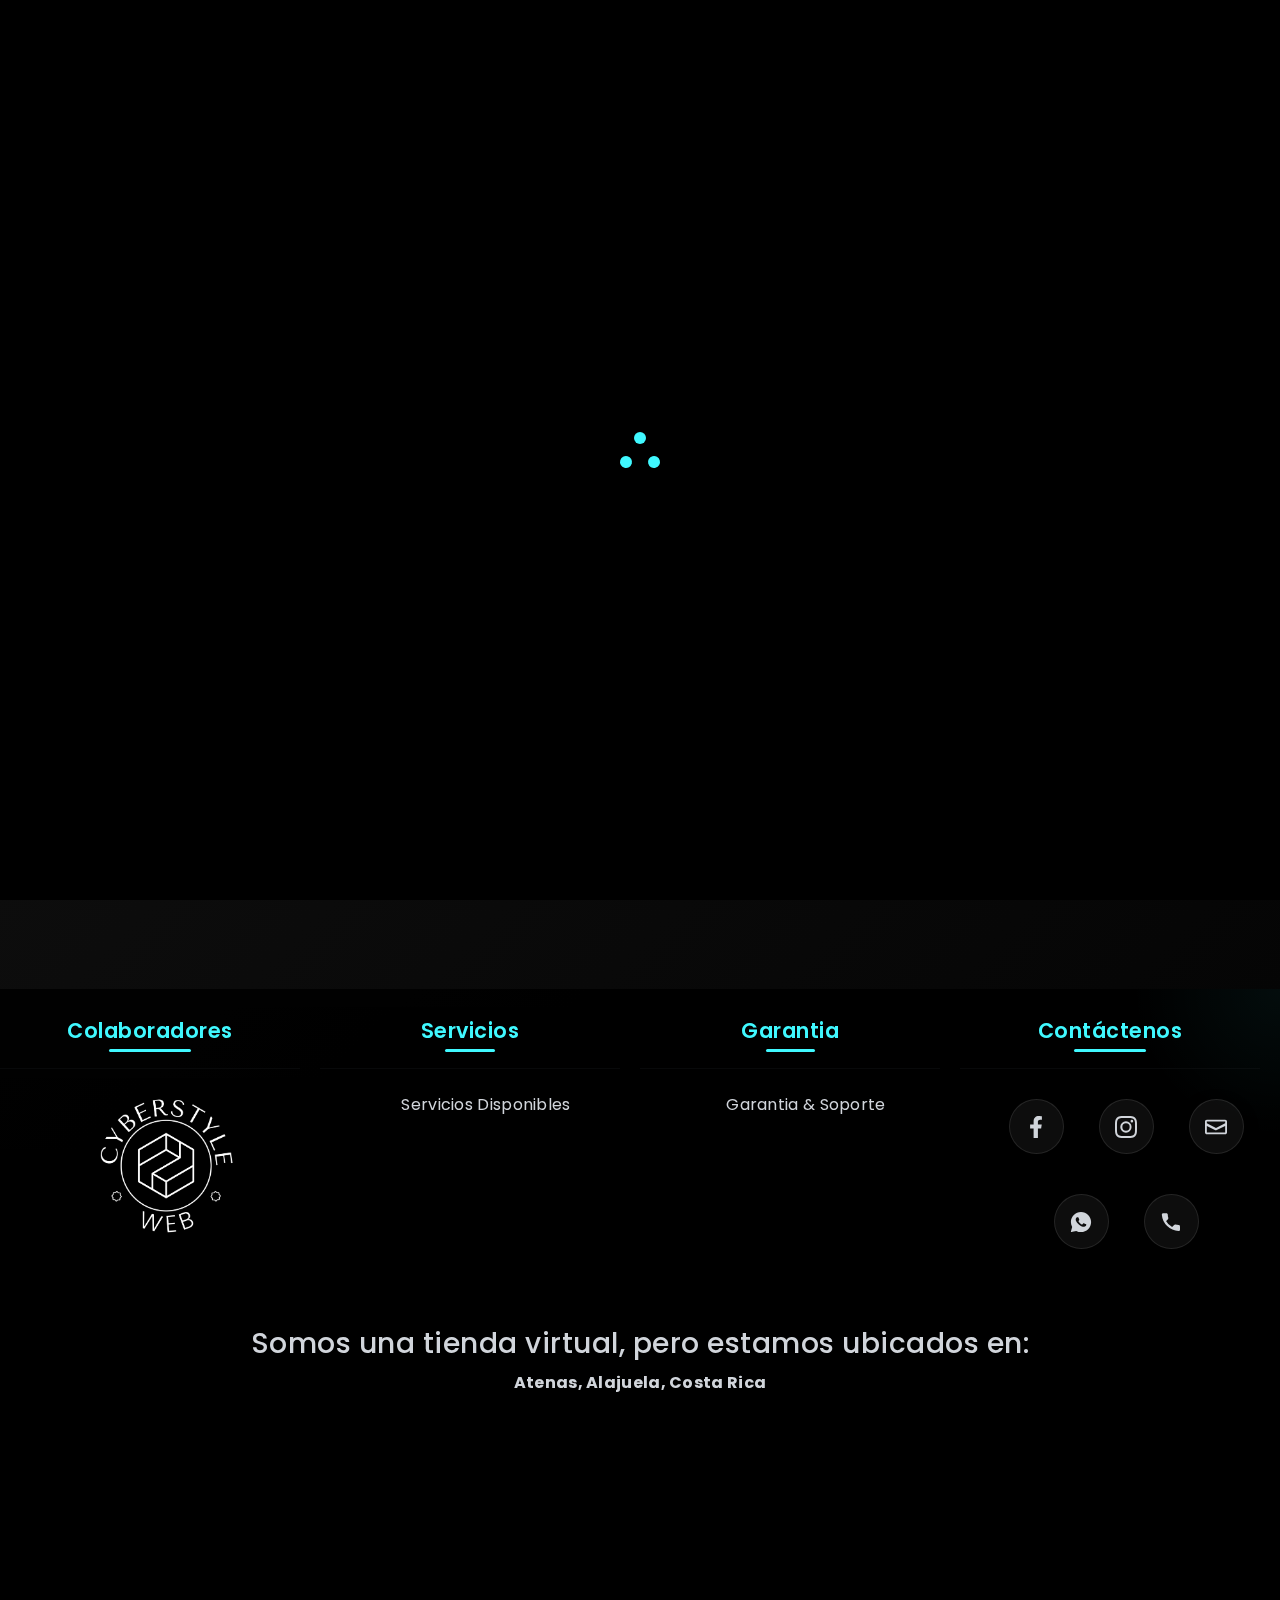
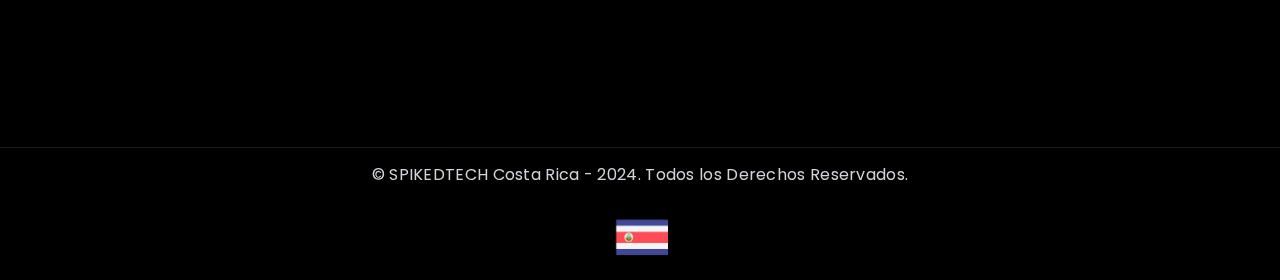
<file: servicios.html>
<!DOCTYPE html>
<html lang="es">

<head>
    <meta charset="UTF-8">
    <meta name="viewport" content="width=device-width, initial-scale=1.0">
    <link rel="stylesheet" href="css/servicios.css">
    <link rel="stylesheet" href="https://cdn.jsdelivr.net/npm/bootstrap@5.3.3/dist/css/bootstrap.min.css">
    <link rel="icon" type="image/png" href="img/Logospikedtech.jpeg">
    <title>SERVICIO DE SPKIEDTECH</title>
</head>

<body>

    <header>
        <nav class="navbar">
            <span class="hamburger-btn material-symbols-rounded"><a class="servi" href="index.html">Inicio</a></span>
            <a href="" class="logo">
                <img src="img/logoSpikedtechredondo.png" alt="logo" />
                <h2>SPIKEDTECH</h2>
            </a>
            <ul class="links">
                <span class="close-btn material-symbols-rounded">close</span>
                <li><a href="index.html">Inicio</a></li>
            </ul>
        </nav>
    </header>

    <div class="loading-screen">
        <div class="three-body">
            <div class="three-body__dot"></div>
            <div class="three-body__dot"></div>
            <div class="three-body__dot"></div>
        </div>
    </div>


    <section class="container main title">
        <h1 class="title-h1">Categorias Disponibles</h1>
        <div class="row cards-container">
            <div class="col-sm-6 mb-3">
                <div class="card card-custom">
                    <div class="card-body">
                        <h5 class="card-title">Tecnología</h5>
                        <p class="card-text">
                            Brindamos soluciones tecnológicas personalizadas, desde la asesoría inicial hasta la implementación y soporte continuo, abarcando áreas como redes, seguridad y automatización del hogar.
                        </p>
                        <a href="servicio-de-tecnologia.html" class="btn btn-primary">Ver más...</a>
                    </div>
                </div>
            </div>
            <div class="col-sm-6 mb-3">
                <div class="card card-custom">
                    <div class="card-body">
                        <h5 class="card-title">Servicios De Logística</h5>
                        <p class="card-text">Nos encargamos de gestionar la importación de su paquete a través de plataformas oficiales y reconocidas, garantizando un envío seguro y confiable.</p>
                        <a href="servicio-de-logistica.html" class="btn btn-primary">Ver plataformas</a>
                    </div>
                </div>
            </div>
            <div class="col-sm-6 mb-3">
                <div class="card card-custom">
                    <div class="card-body">
                        <h5 class="card-title">Diseño Gráfico</h5>
                        <p class="card-text">Diseño gráfico integral para todas tus necesidades. Elaboramos logotipos, folletos, infografías y más, adaptando el diseño a cada plataforma. Transforma tu marca en una experiencia visual única.</p>
                        <a href="servicio-de-diseño-grafico.html" class="btn btn-primary">Ver Categorias</a>
                    </div>
                </div>
            </div>
            <div class="col-sm-6 mb-3">
                <div class="card card-custom">
                    <div class="card-body">
                        <h5 class="card-title">Productos Disponibles</h5>
                        <p class="card-text">Productos disponibles para entrega inmediata.</p>
                        <a href="articulos-disponibles.html" class="btn btn-primary">Ver plataformas</a>
                    </div>
                </div>
            </div>
        </div>
    </section>


    <footer class="bgfooter" id="footer">
        <div class="footer-container">
            <div class="info-column">
                <h4 class="abajo">Colaboradores</h4>
                <hr>
                <ul>
                    <div class="center1">
                        <img class="imglogocolaborador" src="img/LogoCSW.png" alt="Logo" />
                    </div>
                </ul>
            </div>
            <div class="services-column">
                <h4 class="abajo">Servicios</h4>
                <hr>
                <ul>
                    <div class="center1">
                        <a href="servicios.html" rel="noopener noreferrer">Servicios Disponibles</a>
                    </div>
                </ul>
            </div>
            <div class="services-column">
                <h4 class="abajo">Garantia</h4>
                <hr>
                <ul>
                    <div class="center1">
                        <a href="soporte-garantia.html" rel="noopener noreferrer">Garantia & Soporte</a>
                    </div>
                </ul>
            </div>
            <div class="services-column">
                <h4 class="abajo">Contáctenos</h4>
                <hr>
                <ul class="wrapper">
                    <a href="https://www.facebook.com/share/14UfJH6s7Y/">
                        <li class="icon facebook">
                            <span class="tooltip">Facebook</span>
                            <svg viewBox="0 0 320 512" height="1.2em" fill="black" xmlns="http://www.w3.org/2000/svg">
                                <path d="M279.14 288l14.22-92.66h-88.91v-60.13c0-25.35 12.42-50.06 52.24-50.06h40.42V6.26S260.43 0 225.36 0c-73.22 0-121.08 44.38-121.08 124.72v70.62H22.89V288h81.39v224h100.17V288z"></path>
                            </svg>
                        </li>
                    </a>

                    <a href="https://www.instagram.com/spikedtech19?igsh=Y2c1eHV0aWU3dmRp">
                        <li class="icon instagram">
                            <span class="tooltip">Instagram</span>
                            <svg xmlns="http://www.w3.org/2000/svg" height="1.2em" fill="black" class="bi bi-instagram" viewBox="0 0 16 16">
                                <path d="M8 0C5.829 0 5.556.01 4.703.048 3.85.088 3.269.222 2.76.42a3.917 3.917 0 0 0-1.417.923A3.927 3.927 0 0 0 .42 2.76C.222 3.268.087 3.85.048 4.7.01 5.555 0 5.827 0 8.001c0 2.172.01 2.444.048 3.297.04.852.174 1.433.372 1.942.205.526.478.972.923 1.417.444.445.89.719 1.416.923.51.198 1.09.333 1.942.372C5.555 15.99 5.827 16 8 16s2.444-.01 3.298-.048c.851-.04 1.434-.174 1.943-.372a3.916 3.916 0 0 0 1.416-.923c.445-.445.718-.891.923-1.417.197-.509.332-1.09.372-1.942C15.99 10.445 16 10.173 16 8s-.01-2.445-.048-3.299c-.04-.851-.175-1.433-.372-1.941a3.926 3.926 0 0 0-.923-1.417A3.911 3.911 0 0 0 13.24.42c-.51-.198-1.092-.333-1.943-.372C10.443.01 10.172 0 7.998 0h.003zm-.717 1.442h.718c2.136 0 2.389.007 3.232.046.78.035 1.204.166 1.486.275.373.145.64.319.92.599.28.28.453.546.598.92.11.281.24.705.275 1.485.039.843.047 1.096.047 3.231s-.008 2.389-.047 3.232c-.035.78-.166 1.203-.275 1.485a2.47 2.47 0 0 1-.599.919c-.28.28-.546.453-.92.598-.28.11-.704.24-1.485.276-.843.038-1.096.047-3.232.047s-2.39-.009-3.233-.047c-.78-.036-1.203-.166-1.485-.276a2.478 2.478 0 0 1-.92-.598 2.48 2.48 0 0 1-.6-.92c-.109-.281-.24-.705-.275-1.485-.038-.843-.046-1.096-.046-3.233 0-2.136.008-2.388.046-3.231.036-.78.166-1.204.276-1.486.145-.373.319-.64.599-.92.28-.28.546-.453.92-.598.282-.11.705-.24 1.485-.276.738-.034 1.024-.044 2.515-.045v.002zm4.988 1.328a.96.96 0 1 0 0 1.92.96.96 0 0 0 0-1.92zm-4.27 1.122a4.109 4.109 0 1 0 0 8.217 4.109 4.109 0 0 0 0-8.217zm0 1.441a2.667 2.667 0 1 1 0 5.334 2.667 2.667 0 0 1 0-5.334z"></path>
                            </svg>
                        </li>
                    </a>
                    
                    <li class="icon email">
                        <a href="mailto:spikedtech19@gmail.com">
                            <span class="tooltip">Email</span>
                            <svg xmlns="http://www.w3.org/2000/svg" fill="black" height="1.6em" viewBox="0 0 24 24">
                                <path d="M2 4c-1.1 0-2 .9-2 2v12c0 1.1.9 2 2 2h20c1.1 0 2-.9 2-2V6c0-1.1-.9-2-2-2H2zm0 2h20v2l-10 5L2 8V6zm0 4.8 8.8 4.4c.6.3 1.4.3 2 0L22 10.8V18H2v-7.2z"></path>
                            </svg>
                        </a>
                    </li>
                </ul>
                <ul class="wrapper">
                    <a href="https://wa.me/+50663868608" target="_blank">
                        <li class="icon whatsapp">
                            <span class="tooltip">WhatsApp</span>
                            <svg xmlns="http://www.w3.org/2000/svg" height=".8em" fill="black" viewBox="0 0 50 50">
                                <path d="M25,2C12.318,2,2,12.318,2,25c0,3.96,1.023,7.854,2.963,11.29L2.037,46.73c-0.096,0.343-0.003,0.711,0.245,0.966 C2.473,47.893,2.733,48,3,48c0.08,0,0.161-0.01,0.24-0.029l10.896-2.699C17.463,47.058,21.21,48,25,48c12.682,0,23-10.318,23-23 S37.682,2,25,2z M36.57,33.116c-0.492,1.362-2.852,2.605-3.986,2.772c-1.018,0.149-2.306,0.213-3.72-0.231 c-0.857-0.27-1.957-0.628-3.366-1.229c-5.923-2.526-9.791-8.415-10.087-8.804C15.116,25.235,13,22.463,13,19.594 s1.525-4.28,2.067-4.864c0.542-0.584,1.181-0.73,1.575-0.73s0.787,0.005,1.132,0.021c0.363,0.018,0.85-0.137,1.329,1.001 c0.492,1.168,1.673,4.037,1.819,4.33c0.148,0.292,0.246,0.633,0.05,1.022c-0.196,0.389-0.294,0.632-0.59,0.973 s-0.62,0.76-0.886,1.022c-0.296,0.291-0.603,0.606-0.259,1.19c0.344,0.584,1.529,2.493,3.285,4.039 c2.255,1.986,4.158,2.602,4.748,2.894c0.59,0.292,0.935,0.243,1.279-0.146c0.344-0.39,1.476-1.703,1.869-2.286 s0.787-0.487,1.329-0.292c0.542,0.194,3.445,1.604,4.035,1.896c0.59,0.292,0.984,0.438,1.132,0.681 C37.062,30.587,37.062,31.755,36.57,33.116z"></path>
                            </svg>
                        </li>
                    </a>

                    <li class="icon phone">
                        <a href="tel:+50663868608">
                            <span class="tooltip">Llamar</span>
                            <svg xmlns="http://www.w3.org/2000/svg" fill="black" height="1.6em" viewBox="0 0 24 24">
                                <path d="M6.62 10.79a15.52 15.52 0 006.59 6.59l2.2-2.2a1.5 1.5 0 011.5-.36c1.06.35 2.2.54 3.4.54a1.5 1.5 0 011.5 1.5v3.5c0 .83-.67 1.5-1.5 1.5A19.5 19.5 0 012 4c0-.83.67-1.5 1.5-1.5h3.5c.83 0 1.5.67 1.5 1.5 0 1.2.2 2.34.54 3.4.14.51.03 1.07-.36 1.5l-2.2 2.2z"></path>
                            </svg>
                        </a>
                    </li>
                </ul>
            </div>
        </div>
        <div class="div-footer">
            <h3 class="text-footer">Somos una tienda virtual, pero estamos ubicados en: </h3>
            <p class="text-footer"><strong>Atenas, Alajuela, Costa Rica</strong></p>
            <div class="maps-center">
                <iframe src="https://www.google.com/maps/embed?pb=!1m18!1m12!1m3!1d28407.47553848057!2d-84.43981413842558!3d9.986062719641719!2m3!1f0!2f0!3f0!3m2!1i1024!2i768!4f13.1!3m3!1m2!1s0x8fa05119604dc297%3A0xaf69ee57a14c8979!2sAlajuela%20Province%2C%20Atenas!5e1!3m2!1sen!2scr!4v1733013555594!5m2!1sen!2scr"
                width="400" height="300" style="border:0;" allowfullscreen="" loading="lazy" referrerpolicy="no-referrer-when-downgrade"></iframe>
            </div>
        </div>

        <div class="copyright">© SPIKEDTECH Costa Rica - 2024. Todos los Derechos Reservados.</div>
        <div class="div-bandera"><img class="bandera" src="img/file.png" alt=""></div>

    </footer>

    <script src="https://cdn.jsdelivr.net/npm/bootstrap@5.3.3/dist/js/bootstrap.bundle.min.js"></script>
    <script src="js/loading-servicios.js"></script>
    <script src="js/animation.js"></script>
    <script src="js/nav.js"></script>
</body>

</html>
</file>
<file: css/studio.css>
:root {
  --bg: #edf2f7;
  --bg-strong: #e1e8f0;
  --panel: rgba(255, 255, 255, 0.9);
  --panel-solid: #ffffff;
  --panel-soft: rgba(245, 248, 252, 0.92);
  --panel-dark: #0f1826;
  --panel-dark-alt: #182638;
  --text: #162335;
  --text-soft: #5c6b7d;
  --text-muted: #7a8796;
  --text-inverse: #f4f7fb;
  --line: rgba(22, 35, 53, 0.11);
  --line-strong: rgba(22, 35, 53, 0.18);
  --line-inverse: rgba(255, 255, 255, 0.12);
  --accent: #1f5b8f;
  --accent-strong: #153d64;
  --accent-soft: rgba(31, 91, 143, 0.08);
  --support: #b88a4b;
  --support-soft: rgba(184, 138, 75, 0.14);
  --success: #3f6a59;
  --shadow-sm: 0 14px 36px rgba(12, 21, 34, 0.08);
  --shadow-md: 0 22px 60px rgba(12, 21, 34, 0.1);
  --shadow-lg: 0 32px 84px rgba(12, 21, 34, 0.16);
  --radius-xs: 0.9rem;
  --radius-sm: 1.25rem;
  --radius-md: 1.8rem;
  --radius-lg: 2.4rem;
  --container: min(1180px, calc(100vw - 2rem));
  --header-height: 86px;
  --font-heading: "Syne", sans-serif;
  --font-body: "Work Sans", sans-serif;
}

*,
*::before,
*::after {
  box-sizing: border-box;
}

html {
  scroll-behavior: smooth;
  scroll-padding-top: calc(var(--header-height) + 1rem);
  -webkit-text-size-adjust: 100%;
}

body {
  margin: 0;
  min-height: 100vh;
  color: var(--text);
  background:
    radial-gradient(
      circle at top left,
      rgba(31, 91, 143, 0.16),
      transparent 28%
    ),
    radial-gradient(
      circle at bottom right,
      rgba(184, 138, 75, 0.14),
      transparent 24%
    ),
    linear-gradient(180deg, #fbfdff 0%, var(--bg) 46%, var(--bg-strong) 100%);
  font-family: var(--font-body);
  line-height: 1.6;
  overflow-x: clip;
}

body::before {
  content: "";
  position: fixed;
  inset: 0;
  background-image:
    linear-gradient(rgba(22, 35, 53, 0.03) 1px, transparent 1px),
    linear-gradient(90deg, rgba(22, 35, 53, 0.03) 1px, transparent 1px);
  background-size: 72px 72px;
  mask-image: radial-gradient(circle at center, black 30%, transparent 88%);
  opacity: 0.42;
  pointer-events: none;
  z-index: -1;
}

img {
  display: block;
  max-width: 100%;
}

a {
  color: inherit;
  text-decoration: none;
}

button,
input,
select,
textarea {
  font: inherit;
}

button {
  border: 0;
  background: none;
  cursor: pointer;
}

input,
select,
textarea {
  color: var(--text);
}

:focus-visible {
  outline: 2px solid var(--accent);
  outline-offset: 3px;
}

.container {
  width: min(100%, var(--container));
  margin: 0 auto;
}

.site-header {
  position: sticky;
  top: 0;
  z-index: 70;
  padding: 0.85rem 0;
  backdrop-filter: blur(18px);
}

.site-header::before {
  content: "";
  position: absolute;
  inset: 0;
  background: linear-gradient(
    180deg,
    rgba(251, 253, 255, 0.92),
    rgba(251, 253, 255, 0.74)
  );
  border-bottom: 1px solid rgba(255, 255, 255, 0.76);
  z-index: -1;
}

.nav-shell {
  position: relative;
  min-height: calc(var(--header-height) - 12px);
  display: flex;
  align-items: center;
  justify-content: space-between;
  gap: 1.25rem;
  padding: 0.6rem 0.75rem 0.6rem 1rem;
  border: 1px solid rgba(255, 255, 255, 0.76);
  border-radius: 999px;
  background: rgba(255, 255, 255, 0.72);
  box-shadow: var(--shadow-sm);
}

.brand {
  display: inline-flex;
  align-items: center;
  gap: 0.85rem;
  min-width: 0;
}

.brand-mark {
  width: 48px;
  height: 48px;
  padding: 0.35rem;
  border-radius: 1rem;
  background: linear-gradient(
    145deg,
    rgba(10, 18, 30, 0.96),
    rgba(27, 41, 61, 0.9)
  );
  box-shadow: 0 16px 34px rgba(10, 18, 30, 0.18);
}

.brand-copy {
  display: flex;
  flex-direction: column;
  min-width: 0;
}

.brand-name {
  font-family: var(--font-heading);
  font-size: 1.08rem;
  color: var(--text);
}

.brand-tag {
  color: var(--text-soft);
  font-size: 0.74rem;
  letter-spacing: 0.08em;
  text-transform: uppercase;
}

.desktop-nav,
.nav-actions {
  display: flex;
  align-items: center;
}

.desktop-nav {
  gap: 0.4rem;
}

.nav-link,
.mobile-link {
  font-weight: 600;
}

.nav-link {
  padding: 0.78rem 0.95rem;
  border-radius: 999px;
  color: var(--text-soft);
  border: 1px solid transparent;
  transition:
    color 0.24s ease,
    background-color 0.24s ease,
    border-color 0.24s ease,
    transform 0.24s ease;
}

.nav-link:hover,
.nav-link.is-active {
  color: var(--text);
  background: rgba(31, 91, 143, 0.08);
  border-color: rgba(31, 91, 143, 0.1);
  transform: translateY(-1px);
}

.button,
.inline-link {
  display: inline-flex;
  align-items: center;
  justify-content: center;
  gap: 0.65rem;
  border-radius: 999px;
  transition:
    transform 0.24s ease,
    background-color 0.24s ease,
    color 0.24s ease,
    border-color 0.24s ease,
    box-shadow 0.24s ease;
}

.button {
  min-height: 52px;
  padding: 0 1.35rem;
  border: 1px solid transparent;
  font-weight: 700;
  letter-spacing: 0.01em;
}

.button:hover,
.inline-link:hover {
  transform: translateY(-2px);
}

.button:active,
.inline-link:active {
  transform: translateY(0);
}

.button.primary {
  color: var(--text-inverse);
  background: linear-gradient(135deg, var(--accent), var(--accent-strong));
  box-shadow: 0 18px 36px rgba(21, 61, 100, 0.22);
}

.button.secondary {
  color: var(--text);
  background: rgba(255, 255, 255, 0.84);
  border-color: rgba(22, 35, 53, 0.12);
  box-shadow: inset 0 1px 0 rgba(255, 255, 255, 0.78);
}

.button.ghost {
  color: var(--text);
  background: transparent;
  border-color: rgba(22, 35, 53, 0.16);
}

.panel-dark .button.secondary,
.footer-primary .button.secondary {
  color: var(--text-inverse);
  background: rgba(255, 255, 255, 0.08);
  border-color: rgba(255, 255, 255, 0.14);
}

.panel-dark .button.ghost,
.footer-primary .button.ghost {
  color: var(--text-inverse);
  border-color: rgba(255, 255, 255, 0.16);
}

.inline-link {
  padding: 0.55rem 0;
  color: var(--accent-strong);
  font-weight: 700;
}

.button-arrow {
  font-size: 1rem;
  line-height: 1;
}

.menu-toggle {
  display: none;
  width: 52px;
  height: 52px;
  align-items: center;
  justify-content: center;
  flex-direction: column;
  gap: 0.32rem;
  border-radius: 50%;
  background: rgba(255, 255, 255, 0.86);
  border: 1px solid rgba(22, 35, 53, 0.1);
  box-shadow: var(--shadow-sm);
}

.menu-toggle span {
  width: 20px;
  height: 2px;
  border-radius: 999px;
  background: var(--text);
  transition:
    transform 0.24s ease,
    opacity 0.24s ease;
}

.menu-toggle.is-open span:nth-child(1) {
  transform: translateY(6px) rotate(45deg);
}

.menu-toggle.is-open span:nth-child(2) {
  opacity: 0;
}

.menu-toggle.is-open span:nth-child(3) {
  transform: translateY(-6px) rotate(-45deg);
}

.mobile-menu {
  display: none;
  position: absolute;
  top: calc(100% + 0.55rem);
  right: 0;
  width: min(360px, 100%);
  padding: 1rem;
  border-radius: 1.5rem;
  border: 1px solid rgba(255, 255, 255, 0.76);
  background: rgba(255, 255, 255, 0.94);
  box-shadow: var(--shadow-md);
}

.mobile-menu.is-open {
  display: block;
}

.mobile-links,
.footer-links {
  display: grid;
  gap: 0.7rem;
}

.mobile-link {
  padding: 0.85rem 1rem;
  border-radius: 1rem;
  color: var(--text-soft);
  background: rgba(31, 91, 143, 0.05);
}

.mobile-link.is-active {
  color: var(--text);
  background: rgba(31, 91, 143, 0.1);
}

.mobile-cta {
  margin-top: 0.85rem;
}

main {
  display: grid;
  gap: 4rem;
  padding-bottom: 4.5rem;
}

.hero,
.page-hero {
  padding-top: 1.4rem;
}

.section {
  padding: 0;
}

.hero-layout,
.page-layout,
.split-layout,
.contact-layout,
.footer-layout,
.two-grid,
.three-grid,
.four-grid,
.case-grid,
.quick-stats,
.process-grid,
.faq-grid,
.footer-links-grid,
.form-grid {
  display: grid;
  gap: 1.25rem;
}

.hero-layout {
  align-items: start;
}

.page-layout,
.split-layout,
.contact-layout {
  grid-template-columns: repeat(2, minmax(0, 1fr));
  align-items: start;
}

.page-layout-stack {
  grid-template-columns: 1fr;
}

.contact-layout-stack {
  grid-template-columns: 1fr;
}

.service-flow-layout {
  grid-template-columns: 1fr;
}

.split-layout-equal {
  align-items: stretch;
}

.split-layout-equal > .panel {
  display: flex;
  flex-direction: column;
  height: 100%;
}

.split-layout-equal .button-row {
  margin-top: auto;
  padding-top: 1rem;
}

.two-grid {
  grid-template-columns: repeat(2, minmax(0, 1fr));
}

.service-flow-grid {
  grid-template-columns: 1fr;
}

.three-grid,
.process-grid,
.footer-links-grid {
  grid-template-columns: repeat(3, minmax(0, 1fr));
}

.four-grid,
.case-grid {
  grid-template-columns: repeat(4, minmax(0, 1fr));
}

.offer-grid {
  grid-template-columns: repeat(2, minmax(0, 1fr));
}

.project-case-grid {
  grid-template-columns: repeat(2, minmax(0, 1fr));
}

.footer-layout {
  grid-template-columns: 1fr;
  align-items: start;
}

.footer-layout > .footer-primary {
  grid-column: 1;
  grid-row: 2;
}

.footer-layout > .footer-links-grid {
  grid-column: 1;
  grid-row: 1;
}

.footer-primary,
.footer-links-grid,
.footer-panel {
  height: auto;
}

.footer-primary,
.footer-panel {
  display: grid;
  align-content: start;
  gap: 0.9rem;
}

.footer-links-grid {
  align-items: start;
}

.footer-primary > .footer-meta {
  margin-top: 0.35rem;
}

.footer-panel .footer-links {
  display: grid;
  gap: 0.8rem;
}

.quick-stats,
.form-grid {
  grid-template-columns: repeat(2, minmax(0, 1fr));
}

.section-head {
  display: flex;
  justify-content: space-between;
  align-items: end;
  gap: 1rem 1.5rem;
  margin-bottom: 1.5rem;
}

.section-head > :only-child {
  width: 100%;
}

.section-head > :only-child .section-title {
  text-wrap: wrap;
}

.section-head-stack {
  align-items: stretch;
  flex-direction: column;
}

.section-head-stack > * {
  width: 100%;
}

.section-head-stack .section-title {
  text-wrap: wrap;
}

.eyebrow {
  display: inline-flex;
  align-items: center;
  gap: 0.55rem;
  margin-bottom: 1rem;
  padding: 0.45rem 0.85rem;
  border-radius: 999px;
  border: 1px solid rgba(22, 35, 53, 0.1);
  background: rgba(255, 255, 255, 0.68);
  color: var(--text-soft);
  font-size: 0.82rem;
  font-weight: 800;
  letter-spacing: 0.08em;
  text-transform: uppercase;
}

.eyebrow::before {
  content: "";
  width: 0.6rem;
  height: 0.6rem;
  border-radius: 50%;
  background: linear-gradient(135deg, var(--support), var(--success));
}

.panel-dark .eyebrow,
.footer-primary .eyebrow {
  border-color: rgba(255, 255, 255, 0.14);
  background: rgba(255, 255, 255, 0.07);
  color: rgba(244, 247, 251, 0.86);
}

.display,
.page-title,
.section-title,
.card-title,
.quote-title,
.form-title,
.footer-title {
  margin: 0;
  min-width: 0;
  font-family: var(--font-heading);
  letter-spacing: -0.04em;
  line-height: 0.96;
  text-wrap: balance;
  overflow-wrap: break-word;
  hyphens: auto;
}

.display {
  font-size: clamp(3rem, 1vw, 5.15rem);
}

.page-title {
  font-size: clamp(2.6rem, 5vw, 4.1rem);
}

.section-title {
  font-size: clamp(1.9rem, 3.5vw, 2.9rem);
}

.services-page .section-title {
  font-size: clamp(1.55rem, 2.45vw, 2.15rem);
  text-wrap: wrap;
}

.card-title,
.quote-title,
.form-title,
.footer-title {
  font-size: clamp(1.18rem, 2vw, 1.55rem);
}

.quote-title-relaxed {
  line-height: 1.08;
}

.delivery-panel-spacious {
  display: grid;
  align-content: start;
  gap: 1.3rem;
}

.delivery-panel-spacious .eyebrow,
.delivery-panel-spacious .clean-list {
  margin: 0;
}

.delivery-panel-spacious .quote-title-relaxed {
  line-height: 1.14;
}

.project-combinations-title {
  font-size: clamp(1.35rem, 2.3vw, 1.85rem);
  line-height: 1.04;
}

.delivery-panel-spacious .clean-list {
  gap: 1rem;
}

.delivery-panel-spacious .clean-list li {
  padding-bottom: 1rem;
}

.lead,
.section-text,
.card-copy,
.helper-text,
.copy,
.footer-copy {
  margin: 0;
  color: var(--text-soft);
}

.lead {
  font-size: clamp(1rem, 1.8vw, 1.16rem);
}

.panel,
.card,
.metric-card,
.case-card,
.form-panel,
.footer-panel,
.note-card,
.faq-item,
.contact-line,
.quick-stat {
  position: relative;
  min-width: 0;
  border: 1px solid rgba(255, 255, 255, 0.78);
  background: linear-gradient(
    180deg,
    rgba(255, 255, 255, 0.94),
    rgba(243, 247, 251, 0.88)
  );
  box-shadow: var(--shadow-md);
  backdrop-filter: blur(14px);
}

.panel,
.form-panel,
.footer-primary {
  padding: clamp(1.55rem, 2.6vw, 2.45rem);
  border-radius: var(--radius-lg);
}

.card,
.metric-card,
.case-card,
.footer-panel,
.faq-item,
.note-card,
.contact-line,
.quick-stat {
  padding: 1.25rem;
  border-radius: var(--radius-md);
}

.panel-dark,
.footer-primary {
  color: var(--text-inverse);
  border-color: rgba(255, 255, 255, 0.1);
  background: linear-gradient(
    145deg,
    rgba(12, 20, 32, 0.98),
    rgba(24, 38, 56, 0.98)
  );
  box-shadow: var(--shadow-lg);
}

.panel-dark .lead,
.panel-dark .section-text,
.panel-dark .card-copy,
.panel-dark .copy,
.panel-dark .check-list li,
.panel-dark .clean-list li,
.footer-primary .card-copy,
.footer-primary .copy,
.footer-primary .footer-copy,
.footer-primary .footer-meta {
  color: rgba(244, 247, 251, 0.8);
}

.panel-dark .card-title,
.panel-dark .quote-title,
.panel-dark .section-title,
.panel-dark .page-title,
.footer-primary .footer-title {
  color: var(--text-inverse);
}

.hero-actions,
.button-row,
.form-actions,
.pill-row,
.quick-intents {
  display: flex;
  flex-wrap: wrap;
  gap: 0.85rem;
}

.hero-actions,
.button-row,
.form-actions {
  margin-top: 0.5rem;
}

.hero-actions {
  margin-bottom: 1.5rem;
}

.hero-actions-stack {
  flex-direction: column;
  align-items: flex-start;
}

.pill {
  display: inline-flex;
  align-items: center;
  padding: 0.55rem 0.85rem;
  border-radius: 999px;
  background: rgba(255, 255, 255, 0.7);
  border: 1px solid rgba(22, 35, 53, 0.08);
  color: var(--text-soft);
  font-size: 0.9rem;
  font-weight: 600;
}

.note-card {
  margin-top: 1.25rem;
  display: grid;
  gap: 0.45rem;
}

.note-card strong,
.contact-line strong,
.inline-stat strong,
.quick-value,
.metric-number,
.process-number {
  font-family: var(--font-heading);
}

.quick-stat {
  display: grid;
  gap: 0.25rem;
  background: rgba(255, 255, 255, 0.08);
  border-color: rgba(255, 255, 255, 0.08);
  box-shadow: none;
}

.quick-label {
  color: rgba(244, 247, 251, 0.6);
  font-size: 0.82rem;
}

.quick-value {
  font-size: 1.15rem;
  color: var(--text-inverse);
  line-height: 1.08;
}

.metric-card,
.process-card {
  display: grid;
  gap: 0.75rem;
  min-height: 100%;
}

.metric-number,
.process-number {
  display: inline-flex;
  align-items: center;
  justify-content: center;
  width: 2.5rem;
  height: 2.5rem;
  border-radius: 0.9rem;
  background: linear-gradient(
    135deg,
    rgba(31, 91, 143, 0.12),
    rgba(184, 138, 75, 0.16)
  );
  color: var(--accent-strong);
  font-size: 1rem;
  font-weight: 800;
}

.check-list {
  margin-bottom: 1rem !important;
}

.check-list,
.clean-list {
  margin: 1rem 0 0;
  padding: 0;
  list-style: none;
  display: grid;
  gap: 0.75rem;
}

.check-list li,
.clean-list li {
  min-width: 0;
}

.check-list li {
  display: flex;
  gap: 0.7rem;
  color: var(--text-soft);
}

.check-list li::before {
  content: "•";
  color: var(--support);
  font-size: 1.3rem;
  line-height: 1;
}

.project-combinations-panel {
  gap: 1.25rem;
}

.project-combinations-panel .eyebrow,
.project-combinations-panel .project-combinations-list {
  margin: 0;
}

.project-combinations-list {
  gap: 1rem;
}

.clean-list li {
  padding-bottom: 0.8rem;
  border-bottom: 1px solid var(--line);
  color: var(--text-soft);
}

.clean-list li:last-child {
  padding-bottom: 0;
  border-bottom: 0;
}

.panel-dark .clean-list li,
.footer-primary .clean-list li {
  border-bottom-color: rgba(255, 255, 255, 0.12);
}

.inline-stat {
  display: flex;
  justify-content: space-between;
  gap: 1rem;
  padding: 0.9rem 0;
  border-top: 1px solid var(--line);
}

.inline-stat:first-of-type {
  border-top: 0;
  padding-top: 0;
}

.contact-list {
  display: grid;
  gap: 0.85rem;
  margin-bottom: 1.2rem;
}

.contact-line {
  display: grid;
  gap: 0.35rem;
  box-shadow: var(--shadow-sm);
}

.field {
  display: grid;
  gap: 0.45rem;
}

.field.full {
  grid-column: 1 / -1;
}

.field label {
  font-weight: 700;
}

.field input,
.field select,
.field textarea {
  width: 100%;
  padding: 0.95rem 1rem;
  border-radius: 1rem;
  border: 1px solid rgba(22, 35, 53, 0.12);
  background: rgba(255, 255, 255, 0.94);
  box-shadow: inset 0 1px 0 rgba(255, 255, 255, 0.82);
  transition:
    border-color 0.2s ease,
    box-shadow 0.2s ease,
    background-color 0.2s ease;
}

.field textarea {
  min-height: 170px;
  resize: vertical;
}

.field input::placeholder,
.field textarea::placeholder {
  color: var(--text-muted);
}

.field input:focus,
.field select:focus,
.field textarea:focus {
  border-color: rgba(31, 91, 143, 0.24);
  background: var(--panel-solid);
  box-shadow: 0 0 0 4px rgba(31, 91, 143, 0.08);
}

.quick-intents {
  margin-top: 0.3rem;
}

.intent-chip {
  padding: 0.7rem 0.95rem;
  border-radius: 999px;
  border: 1px solid rgba(22, 35, 53, 0.1);
  background: rgba(255, 255, 255, 0.78);
  color: var(--text-soft);
  font-weight: 600;
  box-shadow: var(--shadow-sm);
}

.intent-chip:hover,
.intent-chip.is-selected {
  color: var(--text);
  border-color: rgba(31, 91, 143, 0.18);
  background: rgba(31, 91, 143, 0.09);
}

.faq-grid {
  grid-template-columns: repeat(2, minmax(0, 1fr));
}

.faq-item {
  box-shadow: var(--shadow-sm);
}

.faq-item summary {
  display: flex;
  align-items: center;
  justify-content: space-between;
  gap: 1rem;
  cursor: pointer;
  list-style: none;
  font-weight: 700;
  color: var(--text);
}

.faq-item summary::-webkit-details-marker {
  display: none;
}

.faq-item summary::after {
  content: "+";
  flex-shrink: 0;
  width: 2rem;
  height: 2rem;
  display: inline-grid;
  place-items: center;
  border-radius: 50%;
  background: rgba(31, 91, 143, 0.08);
  color: var(--accent-strong);
}

.faq-item p {
  margin: 0.9rem 0 0;
  color: var(--text-soft);
}

.faq-item[open] {
  border-color: rgba(31, 91, 143, 0.14);
  background: linear-gradient(
    180deg,
    rgba(255, 255, 255, 0.98),
    rgba(239, 245, 251, 0.94)
  );
}

.faq-item[open] summary::after {
  content: "−";
}

.faq-hint {
  margin-top: 0.25rem;
}

.footer {
  position: relative;
}

.footer::before {
  content: "";
  position: absolute;
  inset: 0 0 auto 0;
  height: 1px;
  background: linear-gradient(
    90deg,
    transparent,
    rgba(31, 91, 143, 0.2),
    transparent
  );
}

.footer-links a {
  color: var(--text-soft);
  transition:
    color 0.22s ease,
    transform 0.22s ease;
}

.footer-links a:hover {
  color: var(--accent-strong);
  transform: translateX(2px);
}

.footer-meta {
  display: flex;
  flex-wrap: wrap;
  justify-content: space-between;
  gap: 0.8rem 1rem;
  margin-top: 1.25rem;
  color: var(--text-soft);
}

[data-reveal] {
  opacity: 1;
  transform: none;
}

@media (max-width: 1180px) {
  .hero-layout,
  .page-layout,
  .split-layout,
  .contact-layout,
  .footer-layout {
    grid-template-columns: 1fr;
  }

  .development-split-layout {
    grid-template-columns: repeat(2, minmax(0, 1fr));
  }

  .project-split-layout {
    grid-template-columns: repeat(2, minmax(0, 1fr));
  }

  .three-grid,
  .process-grid,
  .quick-stats {
    grid-template-columns: repeat(2, minmax(0, 1fr));
  }

  .four-grid,
  .case-grid {
    grid-template-columns: repeat(2, minmax(0, 1fr));
  }

  .display {
    max-width: none;
    font-size: clamp(2.7rem, 7vw, 4.35rem);
  }

  .page-title {
    max-width: none;
    font-size: clamp(2.2rem, 5.5vw, 3.5rem);
  }

  .section-head {
    align-items: start;
    flex-direction: column;
  }
}

@media (max-width: 1080px) {
  .desktop-nav,
  .nav-actions {
    display: none;
  }

  .menu-toggle {
    display: inline-flex;
  }

  .nav-shell {
    padding-right: 0.6rem;
  }
}

@media (max-width: 760px) {
  :root {
    --container: min(100%, calc(100vw - 1rem));
    --header-height: 78px;
  }

  .development-split-layout {
    grid-template-columns: 1fr;
  }

  .project-split-layout {
    grid-template-columns: 1fr;
  }

  .footer-layout {
    grid-template-columns: 1fr;
  }

  .footer-layout > .footer-primary,
  .footer-layout > .footer-links-grid {
    grid-column: auto;
  }

  body::before {
    background-size: 48px 48px;
  }

  main {
    gap: 3rem;
    padding-bottom: 3.5rem;
  }

  .site-header {
    padding: 0.55rem 0;
  }

  .nav-shell {
    min-height: auto;
    border-radius: 1.6rem;
    padding: 0.55rem 0.65rem 0.55rem 0.75rem;
  }

  .brand-mark {
    width: 44px;
    height: 44px;
  }

  .brand-name {
    font-size: 1rem;
  }

  .brand-tag {
    font-size: 0.68rem;
  }

  .mobile-menu {
    left: 0;
    right: 0;
    width: auto;
  }

  .two-grid,
  .three-grid,
  .four-grid,
  .case-grid,
  .process-grid,
  .faq-grid,
  .footer-links-grid,
  .form-grid,
  .quick-stats {
    grid-template-columns: 1fr;
  }

  .panel,
  .form-panel,
  .footer-primary {
    padding: 1.35rem;
    border-radius: 1.6rem;
  }

  .card,
  .metric-card,
  .case-card,
  .footer-panel,
  .faq-item,
  .note-card,
  .contact-line,
  .quick-stat {
    padding: 1.05rem;
    border-radius: 1.3rem;
  }

  .display {
    font-size: clamp(2.3rem, 11vw, 3.6rem);
  }

  .page-title {
    font-size: clamp(2rem, 10vw, 3rem);
  }

  .section-title {
    font-size: clamp(1.65rem, 8vw, 2.35rem);
  }

  .services-page .section-title {
    font-size: clamp(1.65rem, 8vw, 2.35rem);
  }

  .hero-actions,
  .button-row,
  .form-actions,
  .quick-intents,
  .pill-row {
    flex-direction: column;
  }

  .button,
  .intent-chip {
    width: 100%;
  }

  .inline-stat {
    flex-direction: column;
    align-items: start;
    gap: 0.35rem;
  }

  .footer-meta {
    flex-direction: column;
    align-items: start;
  }
}

@media (max-width: 560px) {
  :root {
    --container: min(100%, calc(100vw - 0.75rem));
  }

  .brand-tag {
    display: none;
  }

  .menu-toggle {
    width: 48px;
    height: 48px;
  }

  .button {
    min-height: 50px;
  }
}
</file>
<file: css/servicios.css>
/* Importación de fuentes más modernas */
@import url('https://fonts.googleapis.com/css2?family=Poppins:wght@300;400;500;600;700&display=swap');

:root {
  --primary-color: #40f8ff;
  --secondary-color: #279eff;
  --accent-color: #0c356a;
  --background-dark: #000;
  --background-light: #1e1e1e;
  --text-light: #ffffff;
  --text-gray: #d1d5db;
  --card-bg: #171717;
  --card-hover: #222;
  --gradient-dark: linear-gradient(135deg, #121212, #000000);
  --transition-standard: all 0.3s ease-in-out;
  --box-shadow-standard: 0 10px 20px rgba(0, 0, 0, 0.5);
  --box-shadow-hover: 0 15px 30px rgba(64, 248, 255, 0.2);
  --border-radius-standard: 12px;
}

* {
  margin: 0;
  padding: 0;
  box-sizing: border-box;
  font-family: 'Poppins', sans-serif;
  scroll-behavior: smooth;
}

body {
  color: var(--text-light);
  background: var(--gradient-dark) !important;
  line-height: 1.6;
  margin: 0;
  overflow-x: hidden;
}

/* Header y Navegación */
header {
  position: fixed;
  width: 100%;
  top: 0;
  left: 0;
  z-index: 100;
  padding: 10px;
  background: rgba(0, 0, 0, 0.8);
  backdrop-filter: blur(10px);
  -webkit-backdrop-filter: blur(10px);
  border-bottom: 1px solid rgba(255, 255, 255, 0.1);
  transition: var(--transition-standard);
}

.navbar {
  display: flex;
  padding: 15px 0;
  align-items: center;
  max-width: 1200px;
  margin: 0 auto;
  justify-content: space-between;
}

.navbar .hamburger-btn {
  display: none;
  color: var(--text-light);
  cursor: pointer;
  font-size: 1.5rem;
}

.navbar .logo {
  gap: 15px;
  display: flex;
  align-items: center;
  text-decoration: none;
  transition: var(--transition-standard);
}

.navbar .logo:hover {
  transform: scale(1.05);
}

.servi {
  text-decoration: none;
  color: var(--text-light);
  transition: var(--transition-standard);
  padding: 8px 16px;
  border-radius: 20px;
  margin: 0 20px 0 0;
}

.servi:hover {
  background-color: rgba(255, 255, 255, 0.1);
  color: var(--primary-color);
}

.navbar .logo img {
  width: 45px;
  border-radius: 50%;
  box-shadow: 0 0 10px rgba(64, 248, 255, 0.5);
}

.navbar .logo h2 {
  color: var(--text-light);
  font-weight: 600;
  font-size: 1.7rem;
  letter-spacing: 1px;
  transition: var(--transition-standard);
}

.navbar .logo:hover h2 {
  color: var(--primary-color);
}

.navbar .links {
  display: flex;
  gap: 35px;
  list-style: none;
  align-items: center;
}

.navbar .close-btn {
  position: absolute;
  right: 20px;
  top: 20px;
  display: none;
  color: var(--background-dark);
  cursor: pointer;
}

.navbar .links a {
  color: var(--text-light);
  font-size: 1.1rem;
  font-weight: 500;
  text-decoration: none;
  padding: 8px 16px;
  border-radius: 20px;
  transition: var(--transition-standard);
}

.navbar .links a:hover {
  color: var(--primary-color);
  background-color: rgba(255, 255, 255, 0.1);
  transform: translateY(-2px);
}

/* Animación de carga */
.loading-screen {
  position: fixed;
  top: 0;
  left: 0;
  width: 100%;
  height: 100%;
  background-color: var(--background-dark);
  color: var(--text-light);
  display: flex;
  flex-direction: column;
  align-items: center;
  justify-content: center;
  font-size: 2rem;
  z-index: 1000;
  transition: opacity 0.5s ease;
}

.loading-screen.hidden {
  opacity: 0;
}

.content-loaded {
  overflow: auto !important;
}

body:not(.content-loaded) {
  overflow: hidden;
}

/* Logo en la pantalla de carga */
.loading-logo {
  width: 100px;
  height: 100px;
  margin-bottom: 20px;
  animation: pulse 2s infinite ease-in-out;
}

/* Contenedor de la barra de progreso */
.loading-progress-container {
  width: 80%;
  max-width: 300px;
  height: 6px;
  background-color: rgba(255, 255, 255, 0.1);
  border-radius: 3px;
  margin-top: 30px;
  position: relative;
  overflow: hidden;
}

/* Barra de progreso animada */
.loading-progress-bar {
  height: 100%;
  width: 0;
  background: linear-gradient(90deg, var(--secondary-color), var(--primary-color));
  border-radius: 3px;
  transition: width 0.3s ease;
}

/* Texto de progreso */
.loading-progress-text {
  position: absolute;
  bottom: -25px;
  left: 50%;
  transform: translateX(-50%);
  color: var(--text-gray);
  font-size: 0.9rem;
  font-weight: 500;
}

/* Mensajes de carga */
.loading-message {
  color: var(--text-gray);
  font-size: 1.1rem;
  margin-top: 15px;
  text-align: center;
  max-width: 80%;
  font-weight: 300;
  letter-spacing: 1px;
}

.three-body {
  --uib-size: 40px;
  --uib-speed: 0.8s;
  --uib-color: var(--primary-color);
  position: relative;
  display: inline-block;
  height: var(--uib-size);
  width: var(--uib-size);
  animation: spin78236 calc(var(--uib-speed) * 2.5) infinite linear;
}

.three-body__dot {
  position: absolute;
  height: 100%;
  width: 30%;
}

.three-body__dot:after {
  content: "";
  position: absolute;
  height: 0%;
  width: 100%;
  padding-bottom: 100%;
  background-color: var(--uib-color);
  border-radius: 50%;
}

.three-body__dot:nth-child(1) {
  bottom: 5%;
  left: 0;
  transform: rotate(60deg);
  transform-origin: 50% 85%;
}

.three-body__dot:nth-child(1)::after {
  bottom: 0;
  left: 0;
  animation: wobble1 var(--uib-speed) infinite ease-in-out;
  animation-delay: calc(var(--uib-speed) * -0.3);
}

.three-body__dot:nth-child(2) {
  bottom: 5%;
  right: 0;
  transform: rotate(-60deg);
  transform-origin: 50% 85%;
}

.three-body__dot:nth-child(2)::after {
  bottom: 0;
  left: 0;
  animation: wobble1 var(--uib-speed) infinite calc(var(--uib-speed) * -0.15) ease-in-out;
}

.three-body__dot:nth-child(3) {
  bottom: -5%;
  left: 0;
  transform: translateX(116.666%);
}

.three-body__dot:nth-child(3)::after {
  top: 0;
  left: 0;
  animation: wobble2 var(--uib-speed) infinite ease-in-out;
}

@keyframes spin78236 {
  0% {
    transform: rotate(0deg);
  }
  100% {
    transform: rotate(360deg);
  }
}

@keyframes wobble1 {
  0%, 100% {
    transform: translateY(0%) scale(1);
    opacity: 1;
  }
  50% {
    transform: translateY(-66%) scale(0.65);
    opacity: 0.8;
  }
}

@keyframes wobble2 {
  0%, 100% {
    transform: translateY(0%) scale(1);
    opacity: 1;
  }
  50% {
    transform: translateY(66%) scale(0.65);
    opacity: 0.8;
  }
}

/* Contenido principal */
.main {
  margin-top: 7em;
  min-height: calc(100vh - 300px);
  padding: 40px 0;
}

.title-h1 {
  text-align: center;
  margin: 0 0 2em 0;
  color: var(--primary-color);
  font-size: 2.5rem;
  font-weight: 700;
  position: relative;
  display: inline-block;
  text-shadow: 0 2px 10px rgba(64, 248, 255, 0.2);
}

.title-h1::after {
  content: '';
  position: absolute;
  width: 60px;
  height: 4px;
  background: var(--primary-color);
  bottom: -15px;
  left: 50%;
  transform: translateX(-50%);
  border-radius: 2px;
}

.row2 {
  margin-top: 2em !important;
}

/* Tarjetas de servicios */
.container.main {
  padding: 20px;
  border-radius: var(--border-radius-standard);
}

.cards-container {
  display: flex;
  flex-wrap: wrap;
  gap: 2rem;
  align-items: stretch;
  justify-content: center;
  min-height: calc(80vh - 300px);
}
/* Estilos para que todas las tarjetas tengan exactamente el mismo tamaño */
.col-sm-6 {
  flex: 0 0 auto;
  width: 48% !important; /* Ajusta el ancho a exactamente la mitad con pequeño margen */
  display: flex;
  margin-bottom: 1.5rem;
}

.card-custom {
  width: 100%; /* Ocupa todo el ancho de su contenedor */
  height: 400px; /* Altura fija para todas las tarjetas */
  display: flex;
  flex-direction: column;
  background: rgba(34, 34, 34, 0.8) !important;
  color: var(--text-light) !important;
  font-size: 1.1em;
  border-radius: var(--border-radius-standard) !important;
  border: 1px solid rgba(255, 255, 255, 0.05) !important;
  backdrop-filter: blur(5px);
  transition: var(--transition-standard);
  box-shadow: var(--box-shadow-standard);
  overflow: hidden;
  position: relative;
}

.card-body {
  text-align: center;
  color: var(--text-light);
  padding: 2rem;
  display: flex;
  flex-direction: column;
  flex: 1;
}

.card-title {
  height: 60px; /* Altura fija para títulos */
  display: flex;
  align-items: center;
  justify-content: center;
  margin-bottom: 1.2rem;
}

.card-text {
  flex-grow: 1; /* Permite que el texto ocupe el espacio disponible */
  display: flex;
  align-items: center;
  justify-content: center;
  overflow: hidden; /* Para evitar desbordamiento si hay demasiado texto */
}

/* Contenedor para los botones para asegurar que estén al mismo nivel */
.btn-container {
  height: 60px; /* Altura fija para la sección de botones */
  display: flex;
  align-items: center;
  justify-content: center;
}

/* Responsive para pantallas más pequeñas */
@media (max-width: 768px) {
  .col-sm-6 {
    width: 100% !important; /* Una sola columna en pantallas pequeñas */
  }
  
  .card-custom {
    height: 350px; /* Altura ligeramente menor en móviles */
  }
}
/* Código CSS para centrar las tarjetas en pantallas pequeñas */
@media (max-width: 992px) {
  .col-sm-6 {
    width: 100% !important; /* Una sola columna en pantallas pequeñas */
  }
  
  .card-custom {
    height: 350px; /* Altura ligeramente menor en móviles */
    max-width: 90%; /* Limita el ancho en móviles */
    margin-left: auto;
    margin-right: auto; /* Centra la tarjeta horizontalmente */
  }
  
  .cards-container {
    justify-content: center !important; /* Centra todo el contenedor */
  }
  
  .row {
    justify-content: center !important; /* Si estás usando Bootstrap */
  }
  
  /* Si estás usando Bootstrap, asegúrate que las columnas estén centradas */
  .col-sm-6 {
    display: flex;
    justify-content: center;
  }
}

/* También asegúrate de que el contenedor principal permita este centrado */
.container.main {
  display: flex;
  flex-direction: column;
  align-items: center;
}

.cards-container {
  width: 100%;
  display: flex;
  flex-wrap: wrap;
  justify-content: space-between; /* En pantallas grandes, distribuye uniformemente */
}

/* Para asegurar que la distribución de las tarjetas sea uniforme */
.cards-container {
  display: flex;
  flex-wrap: wrap;
  justify-content: space-between; /* Distribuye las tarjetas uniformemente */
  margin: 0 -10px; /* Compensa el padding de las tarjetas */
}

.cards-container > .col-sm-6 {
  padding: 0 10px; /* Padding horizontal para crear espacio entre tarjetas */
}

.card-body {
  text-align: center;
  color: var(--text-light);
  padding: 2rem;
  display: flex;
  flex-direction: column;
  justify-content: space-between;
  flex: 1;
}

.card-title {
  font-weight: 700;
  color: var(--primary-color) !important;
  margin-bottom: 1.2rem;
  font-size: 1.5rem;
  position: relative;
  display: inline-block;
  padding-bottom: 10px;
}

.card-title::after {
  content: '';
  position: absolute;
  width: 40%;
  height: 3px;
  background: var(--primary-color);
  bottom: 0;
  left: 30%;
  border-radius: 2px;
}

.card-text {
  font-size: 1.1rem;
  color: var(--text-gray);
  margin-bottom: 2rem;
  line-height: 1.6;
}

.btn {
  background: linear-gradient(45deg, var(--secondary-color), var(--primary-color)) !important;
  color: var(--accent-color) !important;
  font-weight: 600 !important;
  border-radius: 30px !important;
  text-decoration: none !important;
  display: inline-block !important;
  box-shadow: 0 5px 15px rgba(64, 248, 255, 0.3) !important;
  transition: var(--transition-standard) !important;
  border: none !important;
  padding: 12px 24px !important;
  position: relative;
  overflow: hidden;
  z-index: 1;
}

.btn::before {
  content: '';
  position: absolute;
  top: 0;
  left: 0;
  width: 0%;
  height: 100%;
  background-color: var(--accent-color);
  transition: all 0.5s ease;
  z-index: -1;
}

.btn:hover::before {
  width: 100%;
}

.btn:hover {
  color: var(--text-light) !important;
  transform: translateY(-3px) !important;
  box-shadow: 0 8px 20px rgba(39, 159, 255, 0.5) !important;
}

.card-body .btn {
  display: block;
  margin: 0 auto;
  width: auto;
  min-width: 10em;
}

@media (min-width: 576px) {
  .col-sm-6 {
    flex: 0 0 auto;
    width: 45% !important;
  }
}

/* Footer */
.bgfooter {
  background: linear-gradient(to bottom, rgba(0, 0, 0, 0.9), #000000);
  position: relative;
  overflow: hidden;
}

.bgfooter::before {
  content: '';
  position: absolute;
  width: 300px;
  height: 300px;
  background: radial-gradient(circle, var(--primary-color) 0%, transparent 70%);
  opacity: 0.05;
  top: -150px;
  right: -150px;
  border-radius: 50%;
}

.bandera {
  width: 3.5em;
  height: auto;
  transition: var(--transition-standard);
}

.bandera:hover {
  transform: scale(1.1);
}

.div-bandera {
  margin: 12px 0 10px 0;
  text-align: center;
}

.imglogocolaborador {
  width: 60%;
  height: auto;
  transition: var(--transition-standard);
  filter: grayscale(50%);
}

.imglogocolaborador:hover {
  filter: grayscale(0%);
  transform: scale(1.05);
}

.copyright {
  text-align: center;
  margin-top: 2em;
  padding: 15px 0;
  color: var(--text-gray);
  border-top: 1px solid rgba(255, 255, 255, 0.1);
}

.footer-container {
  max-width: 1300px;
  margin: 0 auto;
  display: flex;
  flex-wrap: wrap;
  justify-content: space-between;
  text-align: center;
}

.info-column,
.services-column,
.contact-column {
  flex: 1 0 10px;
  margin-right: 20px;
  margin-top: 30px;
}

.abajo {
  color: var(--primary-color);
  width: fit-content;
  margin-left: auto;
  margin-right: auto;
  font-size: 1.3rem;
  font-weight: 600;
  position: relative;
  display: inline-block;
}

.abajo::after {
  content: '';
  position: absolute;
  width: 50%;
  height: 3px;
  background: var(--primary-color);
  bottom: -8px;
  left: 25%;
  border-radius: 2px;
}

hr {
  border: none;
  height: 1px;
  background: rgba(255, 255, 255, 0.1);
  margin: 15px 0;
}

.center1 {
  display: flex;
  justify-content: center;
  align-items: center;
  margin: 15px 0;
}

.center1 > a,
.separacion > a {
  color: var(--text-gray);
  text-decoration: none;
  transition: var(--transition-standard);
  display: inline-block;
  padding: 8px 16px;
  border-radius: 20px;
}

.center1 > a:hover,
.separacion > a:hover {
  color: var(--primary-color);
  background: rgba(255, 255, 255, 0.05);
  transform: translateY(-2px);
  border-bottom: none;
}

.maps-center {
  display: flex;
  justify-content: center;
  align-items: center;
  width: 100%;
  margin-top: 20px;
}

.maps-center iframe {
  border-radius: var(--border-radius-standard);
  box-shadow: var(--box-shadow-standard);
  max-width: 100%;
  transition: var(--transition-standard);
  border: 1px solid rgba(255, 255, 255, 0.05);
}

.maps-center iframe:hover {
  transform: scale(1.02);
  box-shadow: 0 10px 30px rgba(39, 159, 255, 0.2);
}

.text-footer {
  text-align: center;
  color: var(--text-gray);
  margin: 10px 0;
}

.div-footer {
  margin-top: 3em;
  padding: 0 20px;
}

/* Social Media Icons */
.wrapper {
  display: flex;
  flex-wrap: wrap;
  justify-content: center;
  align-items: center;
  list-style-type: none;
  gap: 15px;
  margin: 20px 0;
}

.wrapper .icon {
  position: relative;
  background: rgba(255, 255, 255, 0.05);
  border-radius: 50%;
  margin: 10px;
  width: 55px;
  height: 55px;
  display: flex;
  justify-content: center;
  align-items: center;
  flex-direction: column;
  box-shadow: 0 5px 15px rgba(0, 0, 0, 0.3);
  cursor: pointer;
  transition: var(--transition-standard);
  border: 1px solid rgba(255, 255, 255, 0.1);
}

.wrapper .icon:hover {
  transform: translateY(-8px);
}

.wrapper .tooltip {
  position: absolute;
  top: 0;
  font-size: 14px;
  background: #fff;
  color: #000;
  padding: 8px 12px;
  border-radius: 5px;
  box-shadow: 0 5px 15px rgba(0, 0, 0, 0.1);
  opacity: 0;
  pointer-events: none;
  transition: var(--transition-standard);
  font-weight: 500;
}

.wrapper .tooltip::before {
  position: absolute;
  content: "";
  height: 10px;
  width: 10px;
  background: inherit;
  bottom: -5px;
  left: 50%;
  transform: translateX(-50%) rotate(45deg);
  transition: var(--transition-standard);
}

.wrapper .icon:hover .tooltip {
  top: -45px;
  opacity: 1;
  visibility: visible;
  pointer-events: auto;
}

.wrapper .facebook:hover,
.wrapper .facebook:hover .tooltip,
.wrapper .facebook:hover .tooltip::before {
  background: #1877f2;
  color: #fff;
}

.wrapper .instagram:hover,
.wrapper .instagram:hover .tooltip,
.wrapper .instagram:hover .tooltip::before {
  background: linear-gradient(45deg, #f09433, #e6683c, #dc2743, #cc2366, #bc1888);
  color: #fff;
}

.wrapper .email:hover,
.wrapper .email:hover .tooltip,
.wrapper .email:hover .tooltip::before {
  background: #ea4335;
  color: #fff;
}

.wrapper .whatsapp:hover,
.wrapper .whatsapp:hover .tooltip,
.wrapper .whatsapp:hover .tooltip::before {
  background: #25d366;
  color: #fff;
}

.wrapper .phone:hover,
.wrapper .phone:hover .tooltip,
.wrapper .phone:hover .tooltip::before {
  background: #4caf50;
  color: #fff;
}

.wrapper .icon svg {
  fill: var(--text-gray);
  transition: var(--transition-standard);
  width: 22px;
  height: 22px;
}

.wrapper .icon:hover svg {
  fill: white;
  transform: scale(1.2);
}

.wrapper .icon a {
  display: flex;
  justify-content: center;
  align-items: center;
  width: 100%;
  height: 100%;
}

/* Animaciones para mejorar la experiencia de usuario */
@keyframes pulse {
  0% {
    transform: scale(1);
  }
  50% {
    transform: scale(1.05);
  }
  100% {
    transform: scale(1);
  }
}

@keyframes float {
  0% {
    transform: translateY(0px);
  }
  50% {
    transform: translateY(-10px);
  }
  100% {
    transform: translateY(0px);
  }
}

@keyframes fadeUp {
  from {
    opacity: 0;
    transform: translateY(20px);
  }
  to {
    opacity: 1;
    transform: translateY(0);
  }
}

/* Añadiendo animaciones a elementos clave */
.card-custom {
  animation: fadeUp 0.8s ease-out forwards;
  opacity: 0;
}

.card-custom:nth-child(1) {
  animation-delay: 0.2s;
}

.card-custom:nth-child(2) {
  animation-delay: 0.4s;
}

.card-custom:nth-child(3) {
  animation-delay: 0.6s;
}

.card-custom:nth-child(4) {
  animation-delay: 0.8s;
}

/* Scrollbar personalizado */
::-webkit-scrollbar {
  width: 10px;
}

::-webkit-scrollbar-track {
  background: var(--background-dark);
}

::-webkit-scrollbar-thumb {
  background: var(--accent-color);
  border-radius: 5px;
}

::-webkit-scrollbar-thumb:hover {
  background: var(--primary-color);
}

/* Responsive Adjustments */
@media (max-width: 992px) {
  .title-h1 {
    font-size: 2.2rem;
  }
  
  @media (min-width: 576px) {
    .col-sm-6 {
      width: 80% !important;
    }
  }
}

@media (max-width: 768px) {
  .navbar :is(.hamburger-btn, .close-btn) {
    display: block;
  }

  .navbar {
    padding: 15px 0;
  }

  .navbar .logo img {
    display: none;
  }

  .navbar .logo h2 {
    font-size: 1.4rem;
  }

  .navbar .links {
    position: fixed;
    top: 0;
    z-index: 100;
    left: -100%;
    display: block;
    height: 100vh;
    width: 100%;
    padding-top: 60px;
    text-align: center;
    background: var(--background-light);
    backdrop-filter: blur(10px);
    transition: 0.3s ease;
  }

  .navbar .links.show-menu {
    left: 0;
  }

  .navbar .links a {
    display: inline-flex;
    margin: 20px 0;
    font-size: 1.2rem;
    color: var(--text-light);
  }

  .title-h1 {
    font-size: 1.8rem;
  }
  
  .card-title {
    font-size: 1.3rem;
  }
  
  .card-text {
    font-size: 1rem;
  }
  
  @media (min-width: 576px) {
    .col-sm-6 {
      width: 100% !important;
    }
  }
  
  .footer-container {
    flex-direction: column;
    align-items: center;
  }
  
  .info-column, 
  .services-column, 
  .contact-column {
    width: 100%;
    margin-right: 0;
    margin-bottom: 30px;
  }
}

@media (max-width: 576px) {
  .main {
    margin-top: 5em;
  }
  
  .title-h1 {
    font-size: 1.6rem;
    margin-bottom: 1.5em;
  }
  
  .card-body {
    padding: 1.5rem;
  }
  
  .btn {
    padding: 10px 20px !important;
    font-size: 0.9rem !important;
  }
  
  .maps-center iframe {
    height: 250px;
  }
}

/* Mejora en el encabezado cuando se hace scroll */
header {
  transition: background-color 0.3s ease, box-shadow 0.3s ease;
}

.header-scrolled {
  background-color: rgba(0, 0, 0, 0.95);
  box-shadow: 0 4px 20px rgba(0, 0, 0, 0.5);
}

/* Personalización de elementos Bootstrap */
.container-fluid {
  padding-left: 0 !important;
  padding-right: 0 !important;
}

.col-12, .col {
  padding: 15px;
}

/* Mejora del texto en general */
body {
  letter-spacing: 0.3px;
}

h1, h2, h3, h4, h5, h6 {
  letter-spacing: 0.5px;
}
</file>
